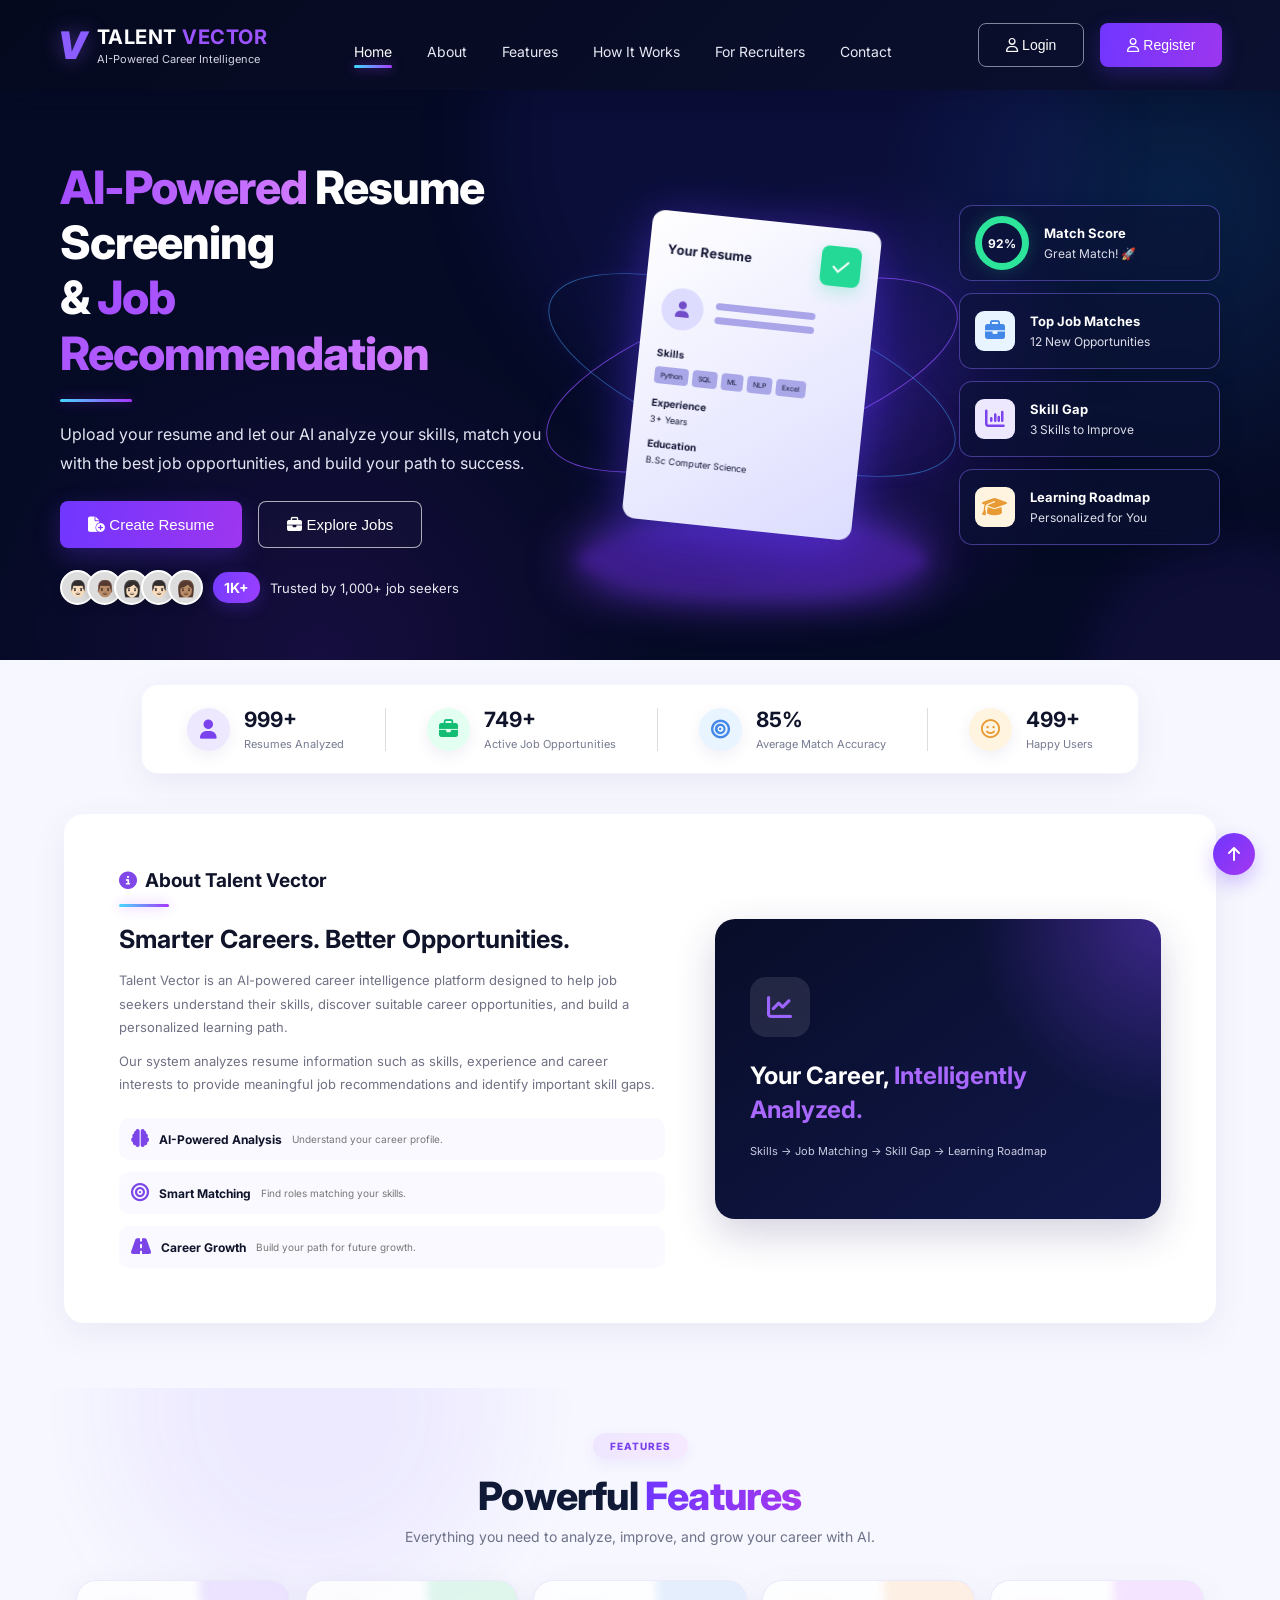
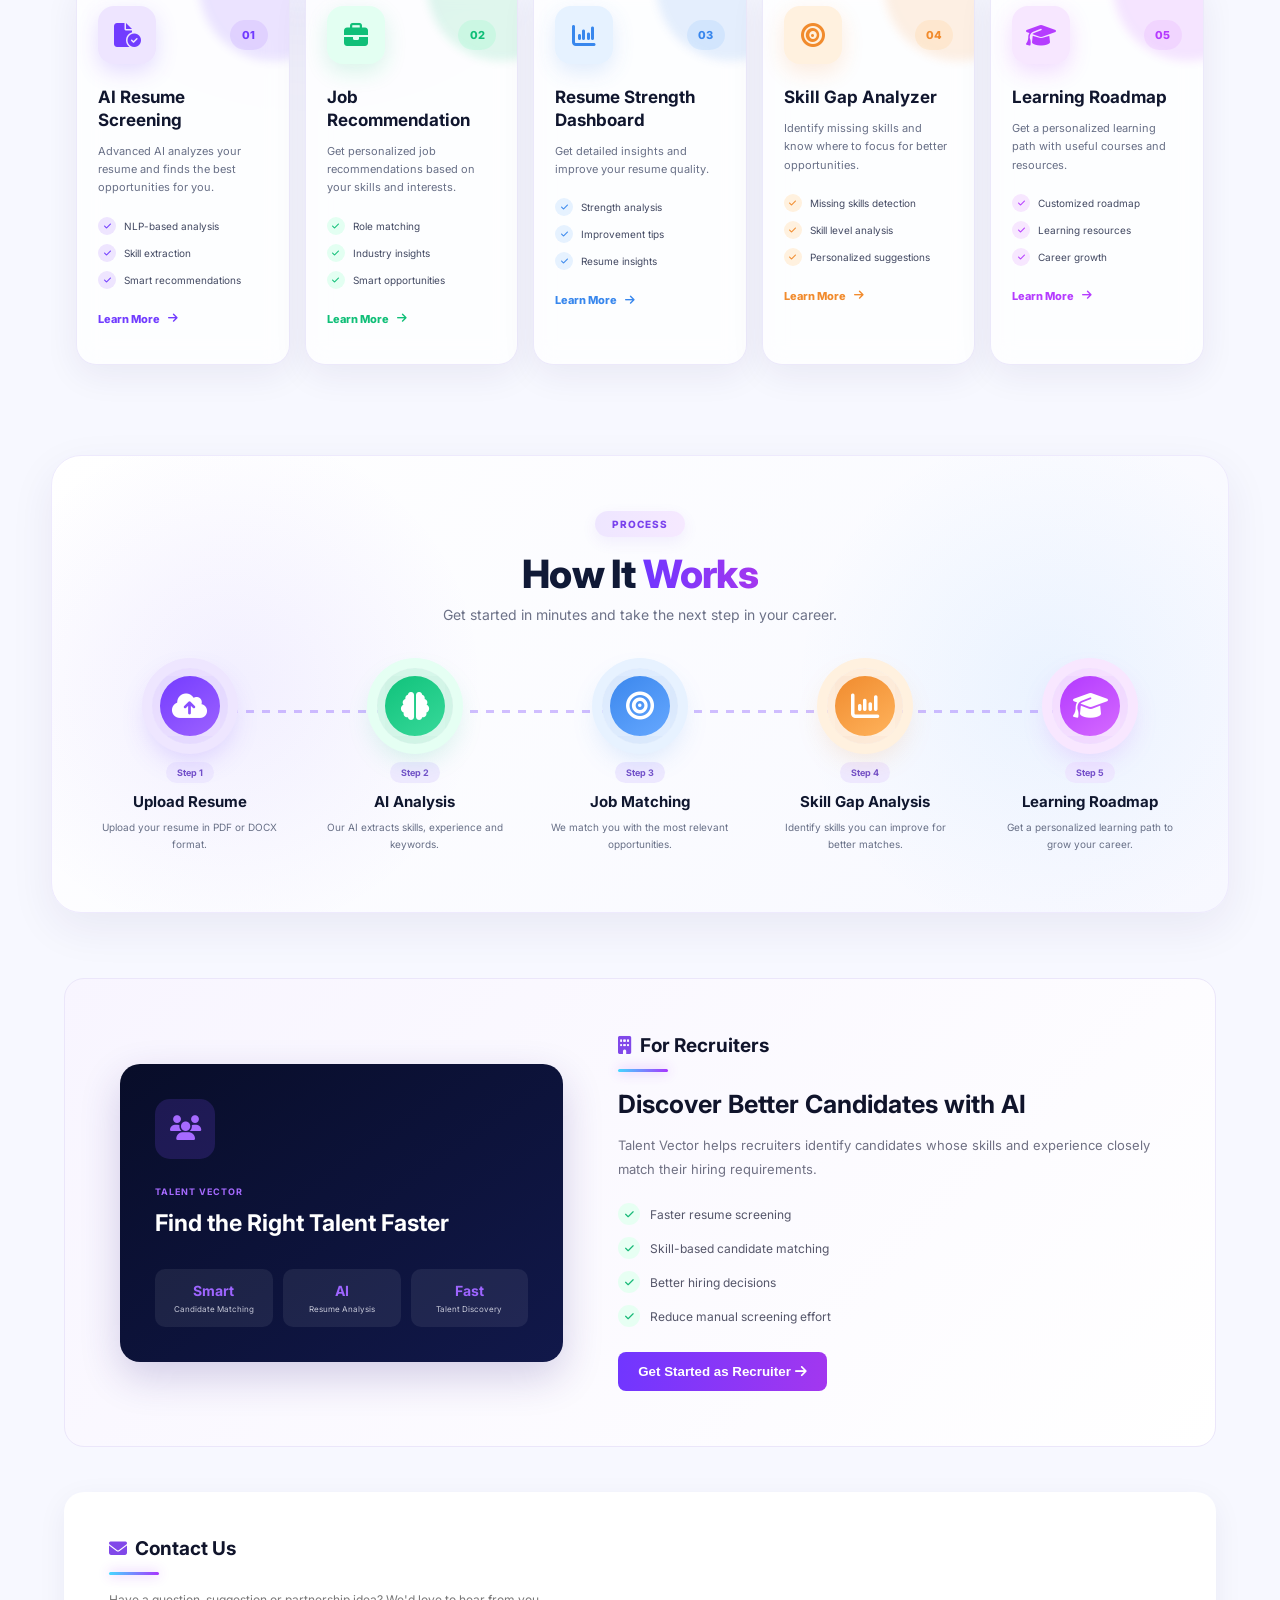
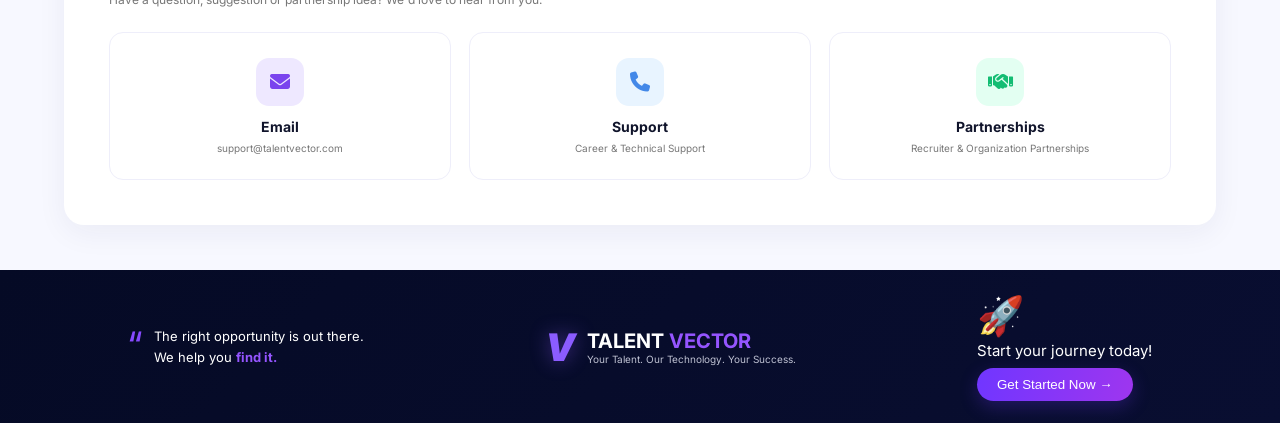
<file: index.html>
<!DOCTYPE html>
<html lang="en">

<head>
    <meta charset="UTF-8">
    <meta name="viewport" content="width=device-width, initial-scale=1.0">

    <title>Talent Vector - AI Career Intelligence</title>

    <link rel="stylesheet" href="style.css">

    <link rel="preconnect" href="https://fonts.googleapis.com">
    <link rel="preconnect" href="https://fonts.gstatic.com" crossorigin>

    <link href="https://fonts.googleapis.com/css2?family=Inter:wght@400;500;600;700;800&display=swap"
          rel="stylesheet">

    <link rel="stylesheet"
          href="https://cdnjs.cloudflare.com/ajax/libs/font-awesome/6.5.2/css/all.min.css">
</head>

<body>

<!-- =====================================================
     NAVBAR
===================================================== -->

<header class="navbar" id="top">

    <div class="logo">

        <div class="logo-icon">V</div>

        <div>
            <h2>TALENT <span>VECTOR</span></h2>
            <p>AI-Powered Career Intelligence</p>
        </div>

    </div>


    <nav>

        <a href="#home" class="active">
            Home
        </a>

        <a href="#about">
            About
        </a>

        <a href="#features">
            Features
        </a>

        <a href="#how">
            How It Works
        </a>

        <a href="#recruiters">
            For Recruiters
        </a>

        <a href="#contact">
            Contact
        </a>

    </nav>


    <div class="nav-buttons">

        <button class="login-btn"
                onclick="window.location.href='login.html'">

            <i class="fa-regular fa-user"></i>
            Login

        </button>


        <button class="register-btn"
                onclick="window.location.href='register.html'">

            <i class="fa-regular fa-user"></i>
            Register

        </button>

    </div>

</header>


<!-- =====================================================
     HOME / HERO
===================================================== -->

<section class="hero" id="home">

    <div class="hero-content">

        <h1>

            <span>AI-Powered</span>
            Resume Screening

            <br>

            & <span>Job Recommendation</span>

        </h1>


        <div class="title-line"></div>


        <p>

            Upload your resume and let our AI analyze your skills,
            match you with the best job opportunities, and
            build your path to success.

        </p>


        <div class="hero-buttons">

            <button class="primary-btn"
        onclick="window.location.href='resume-builder.html'">

            <i class="fa-solid fa-file-circle-plus"></i>

            Create Resume

            </button>


            <button class="secondary-btn"
                    onclick="window.location.href='dashboard.html'">

                <i class="fa-solid fa-briefcase"></i>

                Explore Jobs

            </button>

        </div>


        <div class="trusted">

            <div class="avatars">

                <span>👨🏻</span>
                <span>👨🏽</span>
                <span>👩🏻</span>
                <span>👨🏻</span>
                <span>👩🏽</span>

            </div>


            <div class="trusted-number">
                1K+
            </div>


            <p>
                Trusted by 1,000+ job seekers
            </p>

        </div>


        <input
            type="file"
            id="resumeInput"
            accept=".pdf,.doc,.docx"
            hidden>

    </div>



    <!-- =================================================
         RESUME VISUAL
    ================================================== -->

    <div class="resume-area">

        <div class="orbit orbit1"></div>
        <div class="orbit orbit2"></div>


        <div class="resume-card">

            <div class="resume-header">

                <strong>
                    Your Resume
                </strong>

                <div class="shield">
                    ✓
                </div>

            </div>


            <div class="profile">

                <div class="profile-icon">

                    <i class="fa-solid fa-user"></i>

                </div>


                <div class="profile-lines">

                    <span></span>
                    <span></span>

                </div>

            </div>


            <h4>
                Skills
            </h4>


            <div class="skills">

                <span>Python</span>
                <span>SQL</span>
                <span>ML</span>
                <span>NLP</span>
                <span>Excel</span>

            </div>


            <h4>
                Experience
            </h4>

            <p>
                3+ Years
            </p>


            <h4>
                Education
            </h4>

            <p>
                B.Sc Computer Science
            </p>

        </div>


        <div class="glow-circle"></div>

    </div>



    <!-- =================================================
         SCORE CARDS
    ================================================== -->

    <div class="score-cards">

        <div class="score-card">

            <div class="circle-score">

                <span>
                    92%
                </span>

            </div>


            <div>

                <h3>
                    Match Score
                </h3>

                <p>
                    Great Match! 🚀
                </p>

            </div>

        </div>


        <div class="score-card">

            <div class="card-icon blue">

                <i class="fa-solid fa-briefcase"></i>

            </div>


            <div>

                <h3>
                    Top Job Matches
                </h3>

                <p>
                    12 New Opportunities
                </p>

            </div>

        </div>


        <div class="score-card">

            <div class="card-icon purple">

                <i class="fa-solid fa-chart-column"></i>

            </div>


            <div>

                <h3>
                    Skill Gap
                </h3>

                <p>
                    3 Skills to Improve
                </p>

            </div>

        </div>


        <div class="score-card">

            <div class="card-icon orange">

                <i class="fa-solid fa-graduation-cap"></i>

            </div>


            <div>

                <h3>
                    Learning Roadmap
                </h3>

                <p>
                    Personalized for You
                </p>

            </div>

        </div>

    </div>

</section>



<!-- =====================================================
     STATISTICS
===================================================== -->

<section class="stats">

    <div class="stat">

        <div class="stat-icon purple">
            <i class="fa-solid fa-user"></i>
        </div>

        <div>

            <h2>
                1,000+
            </h2>

            <p>
                Resumes Analyzed
            </p>

        </div>

    </div>


    <div class="divider"></div>


    <div class="stat">

        <div class="stat-icon green">
            <i class="fa-solid fa-briefcase"></i>
        </div>

        <div>

            <h2>
                750+
            </h2>

            <p>
                Active Job Opportunities
            </p>

        </div>

    </div>


    <div class="divider"></div>


    <div class="stat">

        <div class="stat-icon blue">
            <i class="fa-solid fa-bullseye"></i>
        </div>

        <div>

            <h2>
                85%
            </h2>

            <p>
                Average Match Accuracy
            </p>

        </div>

    </div>


    <div class="divider"></div>


    <div class="stat">

        <div class="stat-icon orange">
            <i class="fa-regular fa-face-smile"></i>
        </div>

        <div>

            <h2>
                500+
            </h2>

            <p>
                Happy Users
            </p>

        </div>

    </div>

</section>



<!-- =====================================================
     ABOUT
===================================================== -->

<section class="about-section" id="about">

    <div class="about-content">

        <div class="section-heading">

            <i class="fa-solid fa-circle-info"></i>

            <h2>
                About Talent Vector
            </h2>

        </div>


        <div class="heading-line"></div>


        <h3>
            Smarter Careers. Better Opportunities.
        </h3>


        <p>
            Talent Vector is an AI-powered career intelligence
            platform designed to help job seekers understand
            their skills, discover suitable career opportunities,
            and build a personalized learning path.
        </p>


        <p>
            Our system analyzes resume information such as
            skills, experience and career interests to provide
            meaningful job recommendations and identify
            important skill gaps.
        </p>


        <div class="about-highlights">

            <div>

                <i class="fa-solid fa-brain"></i>

                <strong>
                    AI-Powered Analysis
                </strong>

                <span>
                    Understand your career profile.
                </span>

            </div>


            <div>

                <i class="fa-solid fa-bullseye"></i>

                <strong>
                    Smart Matching
                </strong>

                <span>
                    Find roles matching your skills.
                </span>

            </div>


            <div>

                <i class="fa-solid fa-road"></i>

                <strong>
                    Career Growth
                </strong>

                <span>
                    Build your path for future growth.
                </span>

            </div>

        </div>

    </div>


    <div class="about-visual">

        <div class="about-box">

            <div class="about-icon">
                <i class="fa-solid fa-chart-line"></i>
            </div>

            <h3>
                Your Career,
                <span>Intelligently Analyzed.</span>
            </h3>

            <p>
                Skills → Job Matching → Skill Gap →
                Learning Roadmap
            </p>

        </div>

    </div>

</section>



<!-- =====================================================
     POWERFUL FEATURES
===================================================== -->

<section class="premium-features" id="features">

    <div class="premium-heading">

        <span class="section-pill">
            FEATURES
        </span>

        <h2>
            Powerful <span>Features</span>
        </h2>

        <p>
            Everything you need to analyze, improve,
            and grow your career with AI.
        </p>

    </div>


    <div class="premium-feature-grid">


        <!-- FEATURE 01 -->

        <div class="premium-feature-card feature-purple">

            <div class="feature-top">

                <div class="premium-feature-icon">
                    <i class="fa-solid fa-file-circle-check"></i>
                </div>

                <span class="feature-number">
                    01
                </span>

            </div>


            <h3>
                AI Resume Screening
            </h3>


            <p>
                Advanced AI analyzes your resume
                and finds the best opportunities for you.
            </p>


            <div class="feature-checks">

                <span>
                    <i class="fa-solid fa-check"></i>
                    NLP-based analysis
                </span>

                <span>
                    <i class="fa-solid fa-check"></i>
                    Skill extraction
                </span>

                <span>
                    <i class="fa-solid fa-check"></i>
                    Smart recommendations
                </span>

            </div>


            <a href="#how">
                Learn More
                <i class="fa-solid fa-arrow-right"></i>
            </a>

        </div>



        <!-- FEATURE 02 -->

        <div class="premium-feature-card feature-green">

            <div class="feature-top">

                <div class="premium-feature-icon">
                    <i class="fa-solid fa-briefcase"></i>
                </div>

                <span class="feature-number">
                    02
                </span>

            </div>


            <h3>
                Job Recommendation
            </h3>


            <p>
                Get personalized job recommendations
                based on your skills and interests.
            </p>


            <div class="feature-checks">

                <span>
                    <i class="fa-solid fa-check"></i>
                    Role matching
                </span>

                <span>
                    <i class="fa-solid fa-check"></i>
                    Industry insights
                </span>

                <span>
                    <i class="fa-solid fa-check"></i>
                    Smart opportunities
                </span>

            </div>


            <a href="#how">
                Learn More
                <i class="fa-solid fa-arrow-right"></i>
            </a>

        </div>



        <!-- FEATURE 03 -->

        <div class="premium-feature-card feature-blue">

            <div class="feature-top">

                <div class="premium-feature-icon">
                    <i class="fa-solid fa-chart-column"></i>
                </div>

                <span class="feature-number">
                    03
                </span>

            </div>


            <h3>
                Resume Strength Dashboard
            </h3>


            <p>
                Get detailed insights and improve
                your resume quality.
            </p>


            <div class="feature-checks">

                <span>
                    <i class="fa-solid fa-check"></i>
                    Strength analysis
                </span>

                <span>
                    <i class="fa-solid fa-check"></i>
                    Improvement tips
                </span>

                <span>
                    <i class="fa-solid fa-check"></i>
                    Resume insights
                </span>

            </div>


            <a href="#how">
                Learn More
                <i class="fa-solid fa-arrow-right"></i>
            </a>

        </div>



        <!-- FEATURE 04 -->

        <div class="premium-feature-card feature-orange">

            <div class="feature-top">

                <div class="premium-feature-icon">
                    <i class="fa-solid fa-bullseye"></i>
                </div>

                <span class="feature-number">
                    04
                </span>

            </div>


            <h3>
                Skill Gap Analyzer
            </h3>


            <p>
                Identify missing skills and know
                where to focus for better opportunities.
            </p>


            <div class="feature-checks">

                <span>
                    <i class="fa-solid fa-check"></i>
                    Missing skills detection
                </span>

                <span>
                    <i class="fa-solid fa-check"></i>
                    Skill level analysis
                </span>

                <span>
                    <i class="fa-solid fa-check"></i>
                    Personalized suggestions
                </span>

            </div>


            <a href="#how">
                Learn More
                <i class="fa-solid fa-arrow-right"></i>
            </a>

        </div>



        <!-- FEATURE 05 -->

        <div class="premium-feature-card feature-pink">

            <div class="feature-top">

                <div class="premium-feature-icon">
                    <i class="fa-solid fa-graduation-cap"></i>
                </div>

                <span class="feature-number">
                    05
                </span>

            </div>


            <h3>
                Learning Roadmap
            </h3>


            <p>
                Get a personalized learning path
                with useful courses and resources.
            </p>


            <div class="feature-checks">

                <span>
                    <i class="fa-solid fa-check"></i>
                    Customized roadmap
                </span>

                <span>
                    <i class="fa-solid fa-check"></i>
                    Learning resources
                </span>

                <span>
                    <i class="fa-solid fa-check"></i>
                    Career growth
                </span>

            </div>


            <a href="#how">
                Learn More
                <i class="fa-solid fa-arrow-right"></i>
            </a>

        </div>

    </div>

</section>



<!-- =====================================================
     HOW IT WORKS
===================================================== -->

<section class="premium-how" id="how">

    <div class="premium-heading">

        <span class="section-pill">
            PROCESS
        </span>

        <h2>
            How It <span>Works</span>
        </h2>

        <p>
            Get started in minutes and take the next
            step in your career.
        </p>

    </div>


    <div class="process-wrapper">

        <div class="process-line"></div>


        <!-- STEP 1 -->

        <div class="process-step">

            <div class="process-icon process-purple">

                <i class="fa-solid fa-cloud-arrow-up"></i>

            </div>

            <span class="process-number">
                Step 1
            </span>

            <h3>
                Upload Resume
            </h3>

            <p>
                Upload your resume in PDF
                or DOCX format.
            </p>

        </div>



        <!-- STEP 2 -->

        <div class="process-step">

            <div class="process-icon process-green">

                <i class="fa-solid fa-brain"></i>

            </div>

            <span class="process-number">
                Step 2
            </span>

            <h3>
                AI Analysis
            </h3>

            <p>
                Our AI extracts skills,
                experience and keywords.
            </p>

        </div>



        <!-- STEP 3 -->

        <div class="process-step">

            <div class="process-icon process-blue">

                <i class="fa-solid fa-bullseye"></i>

            </div>

            <span class="process-number">
                Step 3
            </span>

            <h3>
                Job Matching
            </h3>

            <p>
                We match you with the most
                relevant opportunities.
            </p>

        </div>



        <!-- STEP 4 -->

        <div class="process-step">

            <div class="process-icon process-orange">

                <i class="fa-solid fa-chart-column"></i>

            </div>

            <span class="process-number">
                Step 4
            </span>

            <h3>
                Skill Gap Analysis
            </h3>

            <p>
                Identify skills you can improve
                for better matches.
            </p>

        </div>



        <!-- STEP 5 -->

        <div class="process-step">

            <div class="process-icon process-pink">

                <i class="fa-solid fa-graduation-cap"></i>

            </div>

            <span class="process-number">
                Step 5
            </span>

            <h3>
                Learning Roadmap
            </h3>

            <p>
                Get a personalized learning
                path to grow your career.
            </p>

        </div>

    </div>

</section>



<!-- =====================================================
     FOR RECRUITERS
===================================================== -->

<section class="recruiter-section" id="recruiters">

    <div class="recruiter-visual">

        <div class="recruiter-card">

            <div class="recruiter-icon">

                <i class="fa-solid fa-users"></i>

            </div>


            <div>

                <span>
                    TALENT VECTOR
                </span>

                <h3>
                    Find the Right Talent Faster
                </h3>

            </div>


            <div class="recruiter-stats">

                <div>
                    <strong>Smart</strong>
                    <small>Candidate Matching</small>
                </div>

                <div>
                    <strong>AI</strong>
                    <small>Resume Analysis</small>
                </div>

                <div>
                    <strong>Fast</strong>
                    <small>Talent Discovery</small>
                </div>

            </div>

        </div>

    </div>


    <div class="recruiter-content">

        <div class="section-heading">

            <i class="fa-solid fa-building"></i>

            <h2>
                For Recruiters
            </h2>

        </div>


        <div class="heading-line"></div>


        <h3>
            Discover Better Candidates with AI
        </h3>


        <p>
            Talent Vector helps recruiters identify candidates
            whose skills and experience closely match their
            hiring requirements.
        </p>


        <div class="recruiter-points">

            <div>

                <i class="fa-solid fa-check"></i>

                <span>
                    Faster resume screening
                </span>

            </div>


            <div>

                <i class="fa-solid fa-check"></i>

                <span>
                    Skill-based candidate matching
                </span>

            </div>


            <div>

                <i class="fa-solid fa-check"></i>

                <span>
                    Better hiring decisions
                </span>

            </div>


            <div>

                <i class="fa-solid fa-check"></i>

                <span>
                    Reduce manual screening effort
                </span>

            </div>

        </div>


        <button class="recruiter-btn"
                onclick="window.location.href='register.html'">

            Get Started as Recruiter

            <i class="fa-solid fa-arrow-right"></i>

        </button>

    </div>

</section>



<!-- =====================================================
     CONTACT
===================================================== -->

<section class="contact-section" id="contact">

    <div class="contact-heading">

        <div class="section-heading">

            <i class="fa-solid fa-envelope"></i>

            <h2>
                Contact Us
            </h2>

        </div>


        <div class="heading-line"></div>


        <p>
            Have a question, suggestion or partnership idea?
            We'd love to hear from you.
        </p>

    </div>


    <div class="contact-grid">

        <div class="contact-card">

            <div class="contact-icon purple">

                <i class="fa-solid fa-envelope"></i>

            </div>

            <h3>
                Email
            </h3>

            <p>
                support@talentvector.com
            </p>

        </div>


        <div class="contact-card">

            <div class="contact-icon blue">

                <i class="fa-solid fa-phone"></i>

            </div>

            <h3>
                Support
            </h3>

            <p>
                Career & Technical Support
            </p>

        </div>


        <div class="contact-card">

            <div class="contact-icon green">

                <i class="fa-solid fa-handshake"></i>

            </div>

            <h3>
                Partnerships
            </h3>

            <p>
                Recruiter & Organization Partnerships
            </p>

        </div>

    </div>

</section>



<!-- =====================================================
     FOOTER
===================================================== -->

<footer>

    <div class="quote">

        <span>
            “
        </span>

        <p>

            The right opportunity is out there.
            <br>

            We help you <strong>find it.</strong>

        </p>

    </div>


    <div class="footer-logo">

        <div class="logo-icon">
            V
        </div>

        <div>

            <h2>
                TALENT <span>VECTOR</span>
            </h2>

            <p>
                Your Talent. Our Technology. Your Success.
            </p>

        </div>

    </div>


    <div class="start">

        <div class="rocket">
            🚀
        </div>

        <div>

            <p>
                Start your journey today!
            </p>

            <button onclick="window.location.href='register.html'">
                Get Started Now →
            </button>

        </div>

    </div>

</footer>



<!-- =====================================================
     BACK TO TOP
===================================================== -->

<a href="#top"
   class="back-to-top">

    <i class="fa-solid fa-arrow-up"></i>

</a>



<script src="script.js"></script>

</body>
</html>
</file>
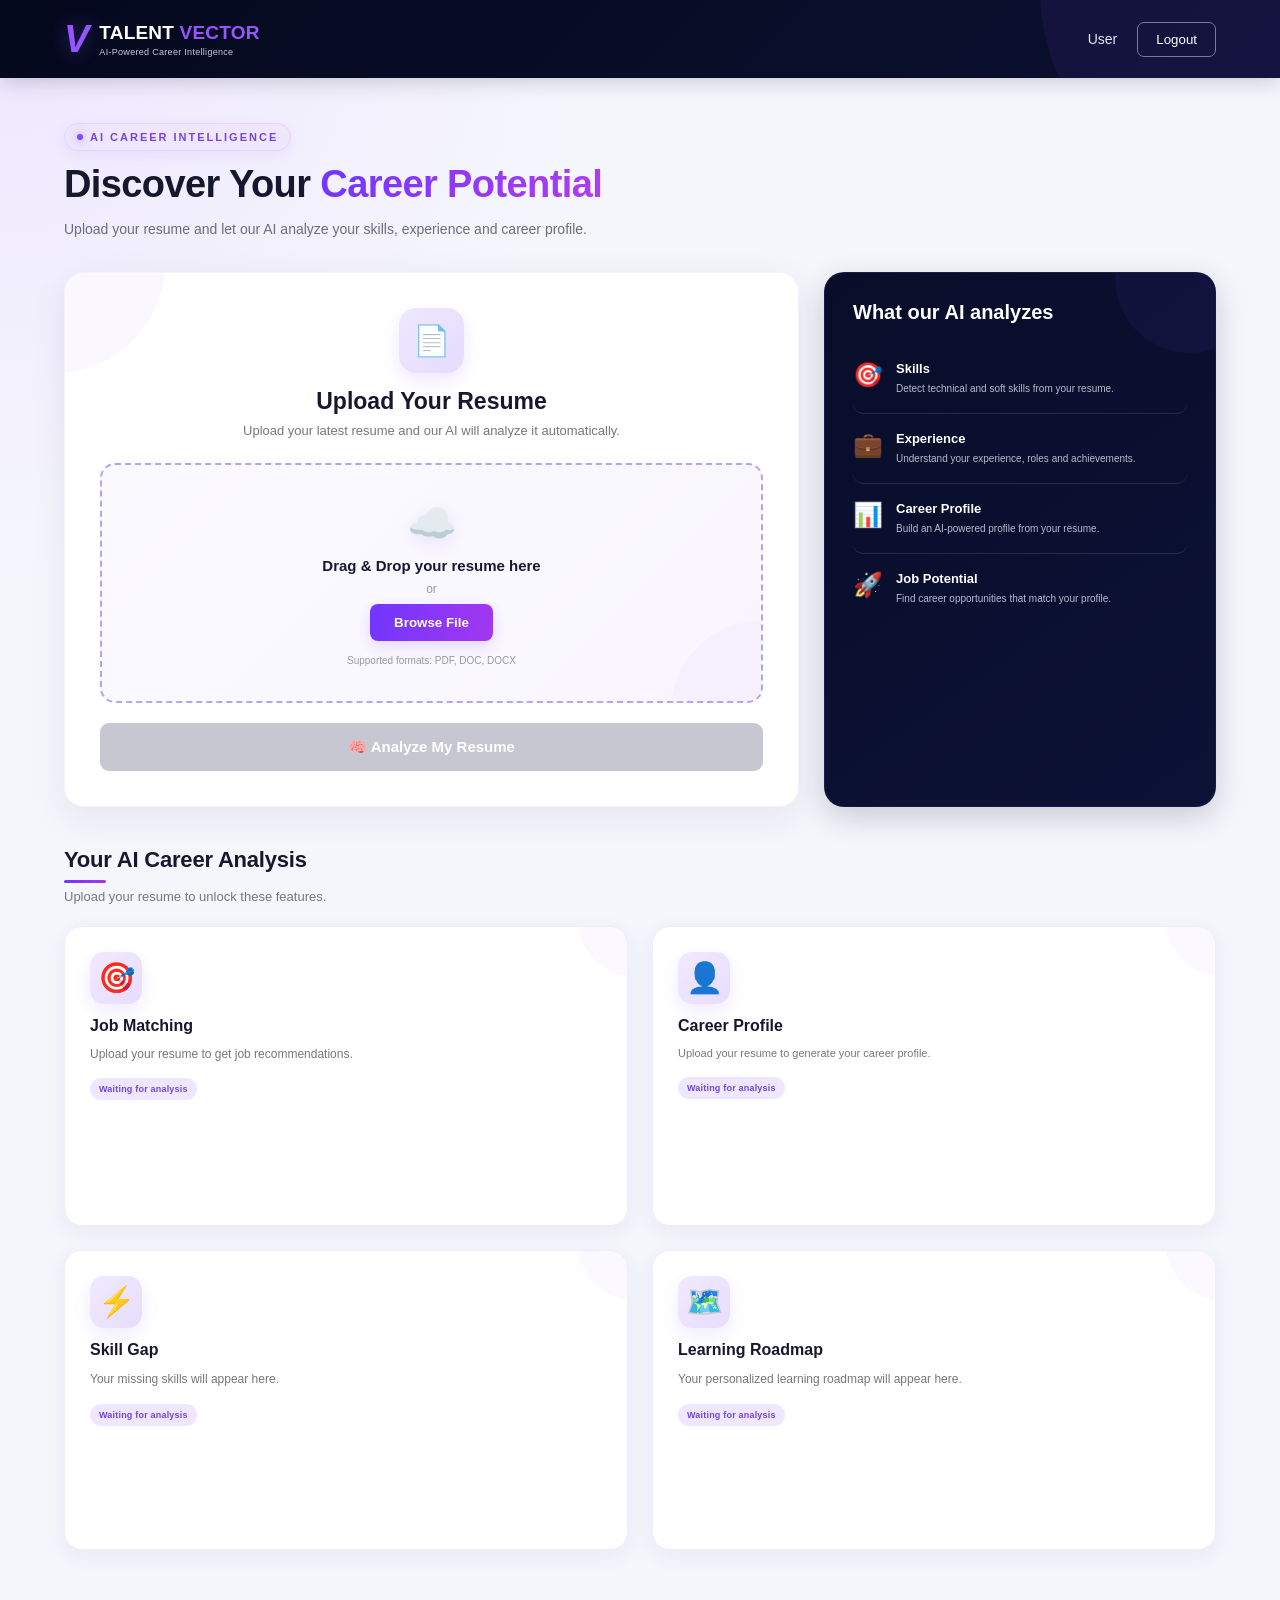
<file: dashboard.html>
<!DOCTYPE html>
<html lang="en">
<head>
    <meta charset="UTF-8">
    <meta name="viewport" content="width=device-width, initial-scale=1.0">

    <title>AI Resume Analyzer | Talent Vector</title>

    <link rel="stylesheet" href="dashboard.css">
</head>

<body>

<header class="topbar">

    <!-- Logo → Home -->

    <a href="index.html" class="brand">

        <div class="brand-icon">V</div>

        <div>
            <h2>TALENT <span>VECTOR</span></h2>
            <p>AI-Powered Career Intelligence</p>
        </div>

    </a>


    <div class="user-area">

        <span id="userName">
            User
        </span>

        <button onclick="logout()">
            Logout
        </button>

    </div>

</header>


<main class="dashboard">

    <section class="welcome">

        <div>

            <p class="small-title">
                AI CAREER INTELLIGENCE
            </p>

            <h1>
                Discover Your
                <span>Career Potential</span>
            </h1>

            <p>
                Upload your resume and let our AI analyze your
                skills, experience and career profile.
            </p>

        </div>

    </section>


    <!-- Upload -->

    <section class="upload-section">

        <div class="upload-card">

            <div class="upload-icon">
                📄
            </div>

            <h2>
                Upload Your Resume
            </h2>

            <p>
                Upload your latest resume and our AI will
                analyze it automatically.
            </p>


            <div
                class="upload-box"
                id="dropArea">

                <div class="cloud">
                    ☁️
                </div>

                <h3>
                    Drag & Drop your resume here
                </h3>

                <p>
                    or
                </p>

                <button
                    class="browse-btn"
                    onclick="document.getElementById('resumeFile').click()">

                    Browse File

                </button>

                <input
                    type="file"
                    id="resumeFile"
                    accept=".pdf,.doc,.docx"
                    hidden
                >

                <small>
                    Supported formats: PDF, DOC, DOCX
                </small>

            </div>


            <div
                id="fileInfo"
                class="file-info hidden">

                <div class="file-icon">
                    📄
                </div>

                <div class="file-details">

                    <strong id="fileName"></strong>

                    <span id="fileSize"></span>

                </div>

                <button
                    class="remove-btn"
                    onclick="removeFile()">

                    ×

                </button>

            </div>


            <button
                id="analyzeBtn"
                class="analyze-btn"
                onclick="startAnalysis()"
                disabled>

                🧠 Analyze My Resume

            </button>

        </div>


        <!-- AI Information -->

        <div class="info-card">

            <h2>
                What our AI analyzes
            </h2>


            <div class="info-item">

                <div>
                    🎯
                </div>

                <div>

                    <h3>
                        Skills
                    </h3>

                    <p>
                        Detect technical and soft skills
                        from your resume.
                    </p>

                </div>

            </div>


            <div class="info-item">

                <div>
                    💼
                </div>

                <div>

                    <h3>
                        Experience
                    </h3>

                    <p>
                        Understand your experience,
                        roles and achievements.
                    </p>

                </div>

            </div>


            <div class="info-item">

                <div>
                    📊
                </div>

                <div>

                    <h3>
                        Career Profile
                    </h3>

                    <p>
                        Build an AI-powered profile
                        from your resume.
                    </p>

                </div>

            </div>


            <div class="info-item">

                <div>
                    🚀
                </div>

                <div>

                    <h3>
                        Job Potential
                    </h3>

                    <p>
                        Find career opportunities
                        that match your profile.
                    </p>

                </div>

            </div>

        </div>

    </section>


    <!-- AI Career Analysis -->

    <section class="future-section">

        <h2>
            Your AI Career Analysis
        </h2>

        <p>
            Upload your resume to unlock these features.
        </p>


        <div class="future-grid">


            <!-- Job Matching -->

            <div class="future-card">

                <div>
                    🎯
                </div>

                <h3>
                    Job Matching
                </h3>

                <p id="jobMatchingResult">
                    Upload your resume to get job recommendations.
                </p>

                <span id="jobMatchingStatus">
                    Waiting for analysis
                </span>

            </div>


            <!-- Skill Gap -->

            <div class="future-card">

                <div>
                    ⚡
                </div>

                <h3>
                    Skill Gap
                </h3>

                <p id="skillGapResult">
                    Your missing skills will appear here.
                </p>

                <span id="skillGapStatus">
                    Waiting for analysis
                </span>

            </div>


            <!-- Learning Roadmap -->

            <div class="future-card">

                <div>
                    🗺️
                </div>

                <h3>
                    Learning Roadmap
                </h3>

                <p id="learningRoadmapResult">
                    Your personalized learning roadmap
                    will appear here.
                </p>

                <span id="learningRoadmapStatus">
                    Waiting for analysis
                </span>

            </div>


            <!-- Career Profile -->

            <div class="future-card">

                <div>
                    👤
                </div>

                <h3>
                    Career Profile
                </h3>

                <p id="careerProfileResult">
                    Upload your resume to generate
                    your career profile.
                </p>

                <span id="careerProfileStatus">
                    Waiting for analysis
                </span>

            </div>

        </div>

    </section>

</main>


<script src="dashboard.js"></script>

</body>
</html>
</file>
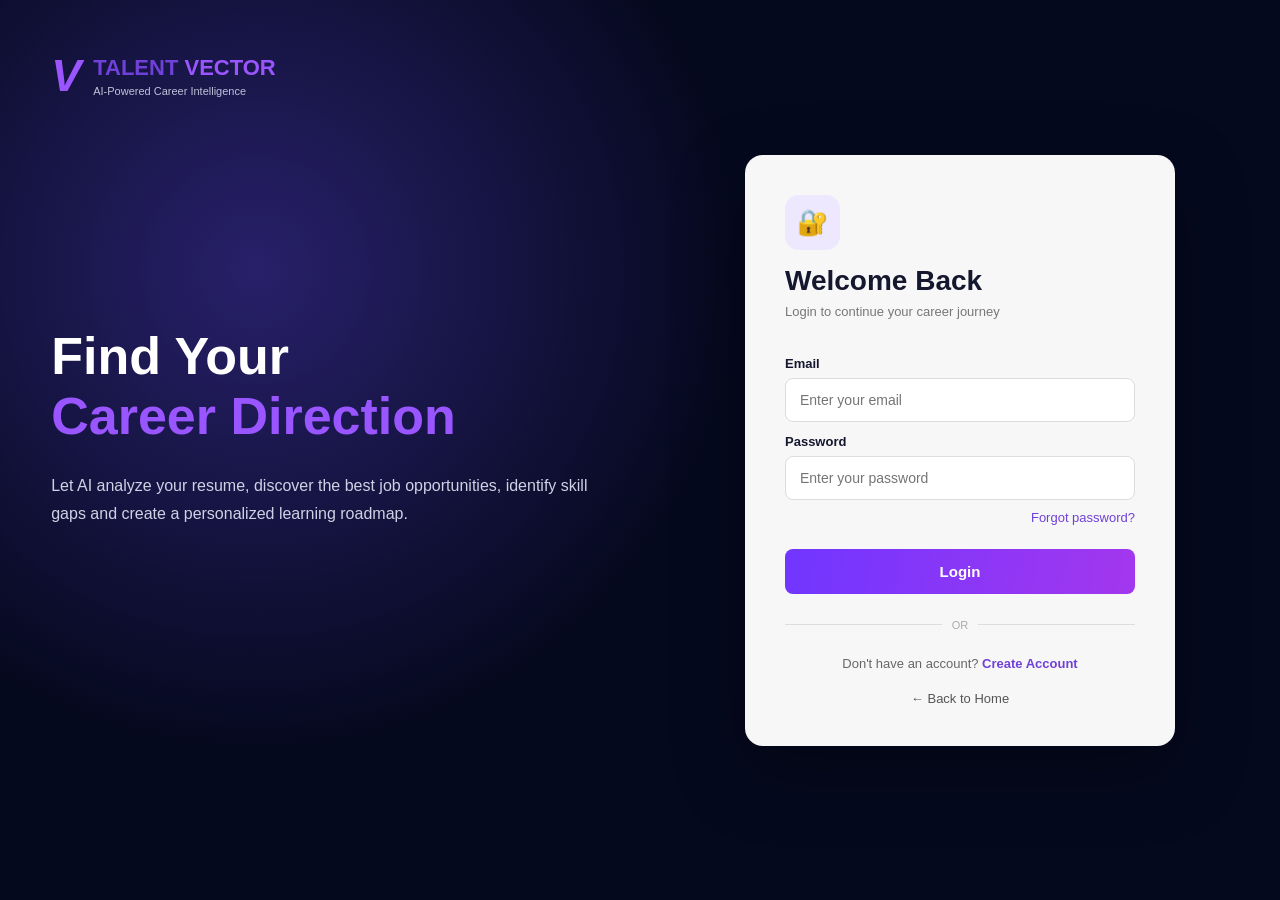
<file: login.html>
<!DOCTYPE html>
<html lang="en">
<head>

    <meta charset="UTF-8">

    <meta name="viewport"
          content="width=device-width, initial-scale=1.0">

    <title>Login | Talent Vector</title>

    <link rel="stylesheet" href="auth.css">

</head>

<body>

<div class="auth-container">

    <div class="auth-left">

        <!-- Logo → Home -->

        <a href="index.html" class="brand">

            <div class="brand-icon">V</div>

            <div>
                <h2>TALENT <span>VECTOR</span></h2>
                <p>AI-Powered Career Intelligence</p>
            </div>

        </a>


        <div class="left-content">

            <h1>
                Find Your<br>
                <span>Career Direction</span>
            </h1>

            <p>
                Let AI analyze your resume, discover the best
                job opportunities, identify skill gaps and create
                a personalized learning roadmap.
            </p>

        </div>

    </div>


    <div class="auth-right">

        <div class="auth-card">

            <div class="auth-icon">
                🔐
            </div>

            <h1>Welcome Back</h1>

            <p class="subtitle">
                Login to continue your career journey
            </p>


            <form id="loginForm">

                <label>Email</label>

                <input
                    type="email"
                    id="loginEmail"
                    placeholder="Enter your email"
                    required
                >


                <label>Password</label>

                <input
                    type="password"
                    id="loginPassword"
                    placeholder="Enter your password"
                    required
                >


                <div class="forgot">

                    <a href="#">
                        Forgot password?
                    </a>

                </div>


                <button type="submit">
                    Login
                </button>

            </form>


            <div class="separator">
                <span>OR</span>
            </div>


            <p class="account-text">

                Don't have an account?

                <a href="register.html">
                    Create Account
                </a>

            </p>


            <a href="index.html" class="back-home">
                ← Back to Home
            </a>

        </div>

    </div>

</div>


<script>

document
.getElementById("loginForm")
.addEventListener("submit", function(e) {

    e.preventDefault();

    const email =
        document.getElementById("loginEmail").value;

    const password =
        document.getElementById("loginPassword").value;


    const savedUser =
        JSON.parse(
            localStorage.getItem("talentVectorUser")
        );


    if (!savedUser) {

        alert(
            "No account found. Please register first."
        );

        window.location.href =
            "register.html";

        return;
    }


    if (
        email === savedUser.email &&
        password === savedUser.password
    ) {

        localStorage.setItem(
            "talentVectorLoggedIn",
            "true"
        );


        alert(
            "Login successful!"
        );


        window.location.href =
            "dashboard.html";

    } else {

        alert(
            "Incorrect email or password."
        );

    }

});

</script>

</body>
</html>
</file>
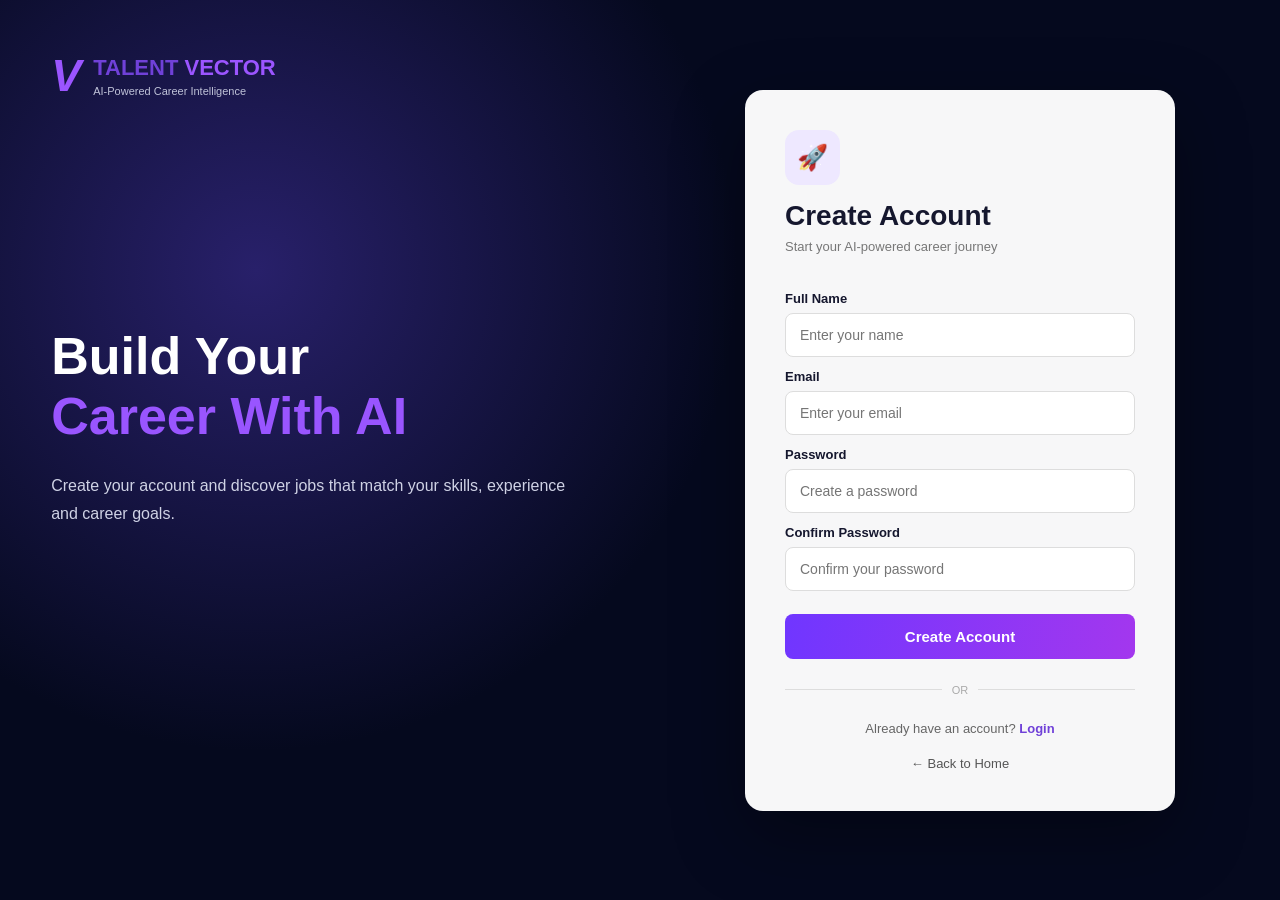
<file: register.html>
<!DOCTYPE html>
<html lang="en">
<head>

    <meta charset="UTF-8">

    <meta name="viewport"
          content="width=device-width, initial-scale=1.0">

    <title>Register | Talent Vector</title>

    <link rel="stylesheet" href="auth.css">

</head>

<body>

<div class="auth-container">

    <div class="auth-left">

        <a href="index.html" class="brand">

            <div class="brand-icon">V</div>

            <div>
                <h2>TALENT <span>VECTOR</span></h2>
                <p>AI-Powered Career Intelligence</p>
            </div>

        </a>


        <div class="left-content">

            <h1>
                Build Your<br>
                <span>Career With AI</span>
            </h1>

            <p>
                Create your account and discover jobs that
                match your skills, experience and career goals.
            </p>

        </div>

    </div>


    <div class="auth-right">

        <div class="auth-card">

            <div class="auth-icon">
                🚀
            </div>

            <h1>Create Account</h1>

            <p class="subtitle">
                Start your AI-powered career journey
            </p>


            <form id="registerForm">

                <label>Full Name</label>

                <input
                    type="text"
                    id="name"
                    placeholder="Enter your name"
                    required
                >


                <label>Email</label>

                <input
                    type="email"
                    id="email"
                    placeholder="Enter your email"
                    required
                >


                <label>Password</label>

                <input
                    type="password"
                    id="password"
                    placeholder="Create a password"
                    minlength="6"
                    required
                >


                <label>Confirm Password</label>

                <input
                    type="password"
                    id="confirmPassword"
                    placeholder="Confirm your password"
                    minlength="6"
                    required
                >


                <button type="submit">
                    Create Account
                </button>

            </form>


            <div class="separator">
                <span>OR</span>
            </div>


            <p class="account-text">

                Already have an account?

                <a href="login.html">
                    Login
                </a>

            </p>


            <a href="index.html" class="back-home">
                ← Back to Home
            </a>

        </div>

    </div>

</div>


<script>

document
.getElementById("registerForm")
.addEventListener("submit", function(e) {

    e.preventDefault();

    const name =
        document.getElementById("name").value.trim();

    const email =
        document.getElementById("email").value.trim();

    const password =
        document.getElementById("password").value;

    const confirmPassword =
        document.getElementById("confirmPassword").value;


    if (password !== confirmPassword) {

        alert("Passwords do not match!");

        return;
    }


    const user = {

        name: name,
        email: email,
        password: password

    };


    localStorage.setItem(
        "talentVectorUser",
        JSON.stringify(user)
    );


    alert(
        "Account created successfully!"
    );


    window.location.href = "login.html";

});

</script>

</body>
</html>
</file>
<file: style.css>
* {
    margin: 0;
    padding: 0;
    box-sizing: border-box;
}

html {
    scroll-behavior: smooth;
}

body {
    font-family: "Inter", Arial, sans-serif;
    background: #f7f8ff;
    color: #10142b;
    overflow-x: hidden;
}

/* =========================
   NAVBAR
========================= */

.navbar {
    height: 90px;
    padding: 0 4.5%;
    background: linear-gradient(135deg, #05091e, #0b1030);
    display: flex;
    align-items: center;
    justify-content: space-between;
    color: white;
    position: relative;
    z-index: 50;
    box-shadow: 0 5px 25px rgba(5, 9, 30, .18);
}

.logo {
    display: flex;
    align-items: center;
    gap: 10px;
}

.logo-icon {
    font-size: 38px;
    font-weight: 900;
    font-style: italic;
    color: #8b5cff;
    text-shadow: 0 0 20px rgba(139, 92, 255, .45);
}

.logo h2 {
    font-size: 20px;
    letter-spacing: .5px;
}

.logo h2 span {
    color: #9b54ff;
}

.logo p {
    font-size: 11px;
    color: #d3d5e4;
    margin-top: 3px;
}

nav {
    display: flex;
    gap: 35px;
}

nav a {
    color: #e8e9f5;
    text-decoration: none;
    font-size: 14px;
    padding: 34px 0 22px;
    position: relative;
    transition: .25s ease;
}

nav a:hover {
    color: white;
}

nav a.active {
    color: white;
}

nav a.active::after {
    content: "";
    position: absolute;
    left: 0;
    right: 0;
    bottom: 14px;
    height: 3px;
    background: linear-gradient(90deg, #3ddcff, #a53cff);
    border-radius: 5px;
    box-shadow: 0 0 12px rgba(165, 60, 255, .7);
}

.nav-buttons {
    display: flex;
    gap: 16px;
}

.login-btn,
.register-btn {
    padding: 13px 27px;
    border-radius: 8px;
    font-size: 14px;
    cursor: pointer;
    transition: .25s ease;
}

.login-btn {
    background: transparent;
    color: white;
    border: 1px solid #81849b;
}

.login-btn:hover {
    border-color: #a98aff;
    background: rgba(255,255,255,.06);
    transform: translateY(-2px);
}

.register-btn {
    border: none;
    color: white;
    background: linear-gradient(100deg, #7136ff, #9c36ef);
    box-shadow: 0 7px 20px rgba(113,54,255,.25);
}

.register-btn:hover {
    transform: translateY(-2px);
    box-shadow: 0 10px 27px rgba(113,54,255,.38);
}

/* =========================
   HERO
========================= */

.hero {
    min-height: 475px;
    padding: 55px 4.7%;
    display: grid;
    grid-template-columns: 1.3fr .95fr .7fr;
    gap: 30px;
    position: relative;
    overflow: hidden;
    background:
        radial-gradient(circle at 68% 55%, rgba(105, 45, 255, .27), transparent 25%),
        radial-gradient(circle at 92% 20%, rgba(30, 150, 255, .16), transparent 24%),
        radial-gradient(circle at 25% 100%, rgba(145, 40, 255, .12), transparent 30%),
        #050a25;
    color: white;
}

/* Background glow */

.hero::before {
    content: "";
    position: absolute;
    width: 600px;
    height: 600px;
    left: 38%;
    top: -250px;
    border-radius: 50%;
    background: rgba(73, 55, 255, .09);
    filter: blur(35px);
    pointer-events: none;
}

.hero::after {
    content: "";
    position: absolute;
    width: 300px;
    height: 300px;
    right: -100px;
    bottom: -180px;
    border-radius: 50%;
    background: #743cff;
    opacity: .08;
    filter: blur(20px);
    pointer-events: none;
}

.hero-content {
    z-index: 2;
    position: relative;
    padding-top: 15px;
}

.hero h1 {
    font-size: 46px;
    line-height: 1.2;
    font-weight: 800;
    letter-spacing: -1px;
}

.hero h1 span {
    background: linear-gradient(90deg, #a34dff, #d17aff);
    -webkit-background-clip: text;
    background-clip: text;
    color: transparent;
}

.title-line,
.heading-line {
    width: 72px;
    height: 3px;
    margin: 18px 0;
    background: linear-gradient(90deg, #45d8ff, #a735ff);
    border-radius: 20px;
    box-shadow: 0 0 12px rgba(167,53,255,.45);
}

.hero-content > p {
    max-width: 500px;
    color: #e3e5f3;
    font-size: 16px;
    line-height: 1.8;
}

/* =========================
   HERO BUTTONS
========================= */

.hero-buttons {
    display: flex;
    gap: 16px;
    margin-top: 24px;
}

.primary-btn,
.secondary-btn {
    padding: 14px 28px;
    border-radius: 8px;
    font-size: 15px;
    cursor: pointer;
    transition: .25s ease;
}

.primary-btn {
    border: none;
    color: white;
    background: linear-gradient(100deg, #7036ff, #9e36ef);
    box-shadow: 0 8px 25px rgba(112,54,255,.28);
}

.primary-btn:hover {
    transform: translateY(-3px);
    box-shadow: 0 12px 30px rgba(112,54,255,.4);
}

.secondary-btn {
    background: rgba(255,255,255,.02);
    color: white;
    border: 1px solid rgba(255,255,255,.65);
}

.secondary-btn:hover {
    background: rgba(255,255,255,.08);
    border-color: #a98aff;
    transform: translateY(-3px);
}

/* =========================
   TRUSTED USERS
========================= */

.trusted {
    display: flex;
    align-items: center;
    gap: 10px;
    margin-top: 22px;
}

.avatars {
    display: flex;
}

.avatars span {
    width: 35px;
    height: 35px;
    border-radius: 50%;
    border: 2px solid white;
    background: #ddd;
    display: grid;
    place-items: center;
    margin-right: -8px;
    box-shadow: 0 4px 10px rgba(0,0,0,.15);
}

.trusted-number {
    margin-left: 8px;
    background: linear-gradient(100deg, #743cff, #9b3fff);
    border-radius: 15px;
    padding: 7px 11px;
    font-size: 14px;
    font-weight: 700;
    box-shadow: 0 5px 15px rgba(116,60,255,.25);
}

.trusted p {
    color: #e7e8f0;
    font-size: 13px;
}

/* =========================
   RESUME AREA
========================= */

.resume-area {
    position: relative;
    display: flex;
    align-items: center;
    justify-content: center;
    min-height: 360px;
}

.resume-card {
    width: 230px;
    height: 310px;
    background: linear-gradient(145deg, #ffffff, #dcdcff);
    color: #151735;
    padding: 18px;
    border-radius: 13px;
    transform: rotate(6deg);
    box-shadow:
        0 20px 60px rgba(81,54,255,.4),
        0 0 45px rgba(120,60,255,.18);
    z-index: 3;
    animation: floatResume 4s ease-in-out infinite;
}

@keyframes floatResume {
    0%, 100% {
        transform: rotate(6deg) translateY(0);
    }

    50% {
        transform: rotate(6deg) translateY(-10px);
    }
}

.resume-header {
    display: flex;
    justify-content: space-between;
    align-items: center;
    font-size: 13px;
}

.shield {
    width: 40px;
    height: 40px;
    background: #24d996;
    color: white;
    border-radius: 8px;
    display: grid;
    place-items: center;
    font-size: 25px;
    box-shadow: 0 6px 15px rgba(36,217,150,.25);
}

.profile {
    display: flex;
    align-items: center;
    gap: 12px;
    margin: 18px 0;
}

.profile-icon {
    width: 42px;
    height: 42px;
    border-radius: 50%;
    background: #dddcff;
    color: #714dca;
    display: grid;
    place-items: center;
}

.profile-lines {
    width: 100px;
}

.profile-lines span {
    display: block;
    height: 7px;
    margin: 7px 0;
    background: #aaa5e9;
    border-radius: 5px;
}

.resume-card h4 {
    font-size: 10px;
    margin-top: 13px;
}

.resume-card p {
    font-size: 9px;
    margin-top: 5px;
}

.skills {
    display: flex;
    gap: 4px;
    flex-wrap: wrap;
    margin-top: 8px;
}

.skills span {
    padding: 4px 6px;
    border-radius: 4px;
    background: #aaa7e8;
    font-size: 7px;
}

/* =========================
   ORBITS
========================= */

.orbit {
    position: absolute;
    border: 1px solid rgba(145,80,255,.7);
    border-radius: 50%;
    width: 430px;
    height: 150px;
    transform: rotate(-18deg);
    box-shadow: 0 0 15px rgba(145,80,255,.08);
}

.orbit2 {
    transform: rotate(20deg);
    border-color: rgba(64,168,255,.5);
}

.glow-circle {
    position: absolute;
    bottom: 15px;
    width: 350px;
    height: 60px;
    border-radius: 50%;
    background: rgba(126,50,255,.45);
    box-shadow: 0 0 50px #813bff;
    filter: blur(7px);
}

/* =========================
   SCORE CARDS
========================= */

.score-cards {
    display: flex;
    flex-direction: column;
    gap: 12px;
    justify-content: center;
    z-index: 2;
}

.score-card {
    height: 76px;
    border: 1px solid rgba(111,95,220,.55);
    border-radius: 13px;
    padding: 12px 15px;
    display: flex;
    align-items: center;
    gap: 15px;
    background: rgba(12,18,52,.58);
    backdrop-filter: blur(10px);
    box-shadow: 0 8px 25px rgba(0,0,0,.12);
    transition: .25s ease;
}

.score-card:hover {
    transform: translateX(-5px);
    border-color: rgba(160,120,255,.8);
    background: rgba(22,28,70,.72);
    box-shadow: 0 12px 30px rgba(71,43,180,.2);
}

.score-card h3 {
    font-size: 13px;
    margin-bottom: 5px;
}

.score-card p {
    font-size: 12px;
    color: #ddddea;
}

.circle-score {
    width: 54px;
    height: 54px;
    border-radius: 50%;
    display: grid;
    place-items: center;
    font-size: 12px;
    font-weight: 700;
    border: 7px solid #2de49b;
    box-shadow: 0 0 18px rgba(45,228,155,.2);
}

.card-icon {
    width: 40px;
    height: 40px;
    border-radius: 9px;
    display: grid;
    place-items: center;
    font-size: 20px;
}

/* =========================
   COLORS
========================= */

.purple {
    color: #7a43ee;
    background: #eee8ff;
}

.green {
    color: #13bd73;
    background: #e3fff2;
}

.blue {
    color: #4388e8;
    background: #e8f4ff;
}

.orange {
    color: #e89a35;
    background: #fff4df;
}

/* =========================
   STATS
========================= */

.stats {
    width: 78%;
    margin: 24px auto;
    min-height: 90px;
    background: rgba(255,255,255,.92);
    border-radius: 17px;
    box-shadow: 0 8px 30px rgba(50,50,100,.08);
    border: 1px solid rgba(130,110,210,.08);
    display: flex;
    align-items: center;
    justify-content: space-around;
    padding: 10px 25px;
}

.stat {
    display: flex;
    align-items: center;
    gap: 14px;
    transition: .25s ease;
}

.stat:hover {
    transform: translateY(-3px);
}

.stat-icon {
    width: 43px;
    height: 43px;
    border-radius: 50%;
    display: grid;
    place-items: center;
    font-size: 19px;
    box-shadow: 0 5px 15px rgba(70,60,150,.08);
}

.stat h2 {
    font-size: 21px;
}

.stat p {
    font-size: 11px;
    margin-top: 5px;
    color: #777b91;
}

.divider {
    height: 43px;
    width: 1px;
    background: #ddd;
}

/* =========================
   MAIN SECTIONS
========================= */

.main-sections {
    display: grid;
    grid-template-columns: 1.05fr .95fr;
    gap: 25px;
    padding: 0 2.5% 35px;
}

.feature-section,
.how-section {
    background: rgba(255,255,255,.88);
    border-radius: 16px;
    padding: 20px;
    border: 1px solid #ededf5;
    box-shadow: 0 7px 25px rgba(50,50,100,.05);
}

/* =========================
   SECTION HEADINGS
========================= */

.section-heading {
    display: flex;
    align-items: center;
    gap: 8px;
}

.section-heading i {
    color: #8148e9;
    font-size: 18px;
}

.section-heading h2 {
    font-size: 19px;
}

.heading-line {
    width: 50px;
    margin: 12px 0 17px;
}

/* =========================
   FEATURES
========================= */

.feature-grid {
    display: grid;
    grid-template-columns: repeat(5, 1fr);
    gap: 10px;
}

.feature-card {
    background: white;
    border: 1px solid #e9e9f3;
    border-radius: 13px;
    padding: 15px 10px;
    text-align: center;
    min-height: 190px;
    box-shadow: 0 5px 15px rgba(50,50,100,.04);
    transition: .25s ease;
}

.feature-card:hover {
    transform: translateY(-5px);
    border-color: #ddd1ff;
    box-shadow: 0 12px 25px rgba(80,50,160,.11);
}

.feature-icon {
    width: 48px;
    height: 48px;
    border-radius: 13px;
    margin: 0 auto 12px;
    display: grid;
    place-items: center;
    font-size: 22px;
    transition: .25s ease;
}

.feature-card:hover .feature-icon {
    transform: scale(1.08);
}

.feature-card h3 {
    font-size: 11px;
    line-height: 1.4;
}

.feature-card p {
    font-size: 9px;
    line-height: 1.6;
    margin-top: 10px;
    color: #777;
}

/* =========================
   HOW IT WORKS
========================= */

.steps {
    display: flex;
    justify-content: space-between;
    align-items: center;
}

.step {
    text-align: center;
    width: 17%;
}

.step-icon {
    width: 56px;
    height: 56px;
    border-radius: 50%;
    display: grid;
    place-items: center;
    margin: auto;
    font-size: 22px;
    border: 1px solid #ddd;
    background: #fff;
    box-shadow: 0 6px 15px rgba(70,60,150,.07);
    transition: .25s ease;
}

.step:hover .step-icon {
    transform: translateY(-5px) scale(1.05);
    border-color: #cdbbff;
    box-shadow: 0 10px 22px rgba(90,60,180,.13);
}

.step small {
    display: block;
    color: #5274be;
    font-size: 9px;
    margin-top: 10px;
}

.step h3 {
    font-size: 11px;
    margin-top: 7px;
}

.step p {
    font-size: 9px;
    line-height: 1.6;
    margin-top: 8px;
    color: #777;
}

.arrow {
    font-size: 23px;
    color: #7950dc;
    opacity: .7;
}

/* =========================
   FOOTER
========================= */

footer {
    min-height: 120px;
    padding: 22px 10%;
    background: linear-gradient(135deg, #050a25, #090e31);
    color: white;
    display: flex;
    align-items: center;
    justify-content: space-between;
}

.quote,
.footer-logo,
.start {
    display: flex;
    align-items: center;
    gap: 12px;
}

.quote span {
    font-size: 42px;
    color: #874aff;
}

.quote p {
    font-size: 13px;
    line-height: 1.6;
}

.quote strong {
    color: #9555ff;
}

.footer-logo h2 {
    font-size: 20px;
}

.footer-logo h2 span {
    color: #9555ff;
}

.footer-logo p {
    font-size: 10px;
    color: #bfc2d3;
}

.rocket {
    font-size: 38px;
}

.start {
    display: flex;
    flex-direction: column;
    align-items: flex-start;
    gap: 3px;
}

.start p {
    font-size: 15px;
    margin-bottom: 8px;
}

.start button {
    border: none;
    color: white;
    background: linear-gradient(100deg, #7036ff, #9e36ef);
    padding: 9px 20px;
    border-radius: 18px;
    cursor: pointer;
    transition: .25s ease;
    box-shadow: 0 6px 18px rgba(112,54,255,.25);
}

.start button:hover {
    transform: translateY(-2px);
    box-shadow: 0 9px 22px rgba(112,54,255,.35);
}

/* =========================
   TABLET
========================= */

@media (max-width: 1100px) {

    nav {
        gap: 15px;
    }

    .hero {
        grid-template-columns: 1fr;
        padding-bottom: 45px;
    }

    .resume-area {
        display: none;
    }

    .score-cards {
        display: grid;
        grid-template-columns: repeat(2, 1fr);
    }

    .main-sections {
        grid-template-columns: 1fr;
    }
}

/* =========================
   TABLET / MOBILE
========================= */

@media (max-width: 800px) {

    .navbar {
        height: auto;
        padding: 20px;
        flex-wrap: wrap;
        gap: 20px;
    }

    nav {
        order: 3;
        width: 100%;
        overflow-x: auto;
        gap: 25px;
        padding-bottom: 5px;
    }

    nav a {
        white-space: nowrap;
        padding: 10px 0;
    }

    nav a.active::after {
        bottom: 0;
    }

    .hero h1 {
        font-size: 34px;
    }

    .stats {
        width: 92%;
        flex-wrap: wrap;
        gap: 20px;
        padding: 18px;
    }

    .divider {
        display: none;
    }

    .feature-grid {
        grid-template-columns: repeat(2, 1fr);
    }

    .steps {
        flex-wrap: wrap;
        gap: 20px;
    }

    .step {
        width: 28%;
    }

    .arrow {
        display: none;
    }

    footer {
        flex-direction: column;
        gap: 25px;
        text-align: center;
    }

    .start {
        align-items: center;
    }
}

/* =========================
   MOBILE
========================= */

@media (max-width: 500px) {

    .navbar {
        padding: 16px;
    }

    .logo-icon {
        font-size: 32px;
    }

    .logo h2 {
        font-size: 17px;
    }

    .logo p {
        font-size: 9px;
    }

    .nav-buttons {
        width: 100%;
        gap: 10px;
    }

    .login-btn,
    .register-btn {
        flex: 1;
        padding: 11px 15px;
    }

    .hero {
        padding: 38px 20px 45px;
        min-height: auto;
    }

    .hero h1 {
        font-size: 28px;
        letter-spacing: -.5px;
    }

    .hero-content > p {
        font-size: 13px;
        line-height: 1.7;
    }

    .hero-buttons {
        flex-direction: column;
        gap: 10px;
    }

    .primary-btn,
    .secondary-btn {
        width: 100%;
    }

    .trusted {
        flex-wrap: wrap;
    }

    .score-cards {
        grid-template-columns: 1fr;
    }

    .score-card {
        height: 72px;
    }

    .stats {
        width: 92%;
        flex-direction: column;
        align-items: flex-start;
    }

    .stat {
        width: 100%;
    }

    .main-sections {
        padding: 0 4% 30px;
        gap: 18px;
    }

    .feature-section,
    .how-section {
        padding: 17px;
    }

    .feature-grid {
        grid-template-columns: 1fr;
    }

    .feature-card {
        min-height: 155px;
    }

    .steps {
        gap: 25px 10px;
    }

    .step {
        width: 45%;
    }

    footer {
        padding: 25px 20px;
    }
}

/* =========================
   EXTRA SMALL
========================= */

@media (max-width: 360px) {

    .hero h1 {
        font-size: 25px;
    }

    .logo h2 {
        font-size: 15px;
    }

    .step {
        width: 100%;
    }
}

/* =========================
   ACCESSIBILITY
========================= */

button:focus-visible,
a:focus-visible {
    outline: 2px solid #8b5cf6;
    outline-offset: 3px;
}

/* =========================
   REDUCED MOTION
========================= */

@media (prefers-reduced-motion: reduce) {

    *,
    *::before,
    *::after {
        animation: none !important;
        transition: none !important;
        scroll-behavior: auto !important;
    }
}

/* =========================
   ABOUT SECTION
========================= */

.about-section {
    width: 90%;
    max-width: 1200px;
    margin: 40px auto;
    padding: 55px;
    display: grid;
    grid-template-columns: 1.1fr .9fr;
    gap: 50px;
    align-items: center;
    background: white;
    border-radius: 20px;
    box-shadow: 0 10px 35px rgba(30,30,80,.07);
}

.about-content h3,
.recruiter-content h3 {
    font-size: 25px;
    margin: 15px 0;
}

.about-content > p,
.recruiter-content > p {
    color: #707184;
    font-size: 13px;
    line-height: 1.8;
    margin-top: 10px;
}

.about-highlights {
    display: grid;
    gap: 12px;
    margin-top: 22px;
}

.about-highlights div {
    display: flex;
    align-items: center;
    gap: 10px;
    padding: 12px;
    border-radius: 10px;
    background: #faf9ff;
}

.about-highlights i {
    color: #7b45e8;
    font-size: 18px;
}

.about-highlights strong {
    font-size: 12px;
}

.about-highlights span {
    color: #777;
    font-size: 10px;
}

.about-box {
    min-height: 300px;
    border-radius: 20px;
    padding: 35px;
    display: flex;
    flex-direction: column;
    justify-content: center;
    background:
        radial-gradient(circle at top right, rgba(130,70,255,.4), transparent 35%),
        linear-gradient(145deg,#080d29,#11184a);
    color: white;
    box-shadow: 0 15px 40px rgba(40,30,100,.2);
}

.about-icon {
    width: 60px;
    height: 60px;
    border-radius: 16px;
    display: grid;
    place-items: center;
    background: rgba(255,255,255,.1);
    color: #9d65ff;
    font-size: 25px;
}

.about-box h3 {
    font-size: 24px;
    line-height: 1.4;
    margin-top: 22px;
}

.about-box h3 span {
    color: #a968ff;
}

.about-box p {
    color: #c8cbe0;
    font-size: 11px;
    line-height: 1.7;
    margin-top: 15px;
}


/* =========================
   RECRUITER SECTION
========================= */

.recruiter-section {
    width: 90%;
    max-width: 1200px;
    margin: 45px auto;
    padding: 55px;
    display: grid;
    grid-template-columns: .9fr 1.1fr;
    gap: 55px;
    align-items: center;
    background: linear-gradient(135deg,#f8f5ff,#ffffff);
    border: 1px solid #ebe6fa;
    border-radius: 20px;
}

.recruiter-card {
    padding: 35px;
    border-radius: 20px;
    background: linear-gradient(145deg,#080d29,#11184a);
    color: white;
    box-shadow: 0 15px 40px rgba(50,30,130,.2);
}

.recruiter-icon {
    width: 60px;
    height: 60px;
    display: grid;
    place-items: center;
    border-radius: 15px;
    background: rgba(130,80,255,.18);
    color: #a66aff;
    font-size: 25px;
    margin-bottom: 20px;
}

.recruiter-card span {
    color: #a66aff;
    font-size: 9px;
    font-weight: bold;
    letter-spacing: 1px;
}

.recruiter-card h3 {
    font-size: 23px;
    line-height: 1.4;
    margin-top: 8px;
}

.recruiter-stats {
    display: grid;
    grid-template-columns: repeat(3,1fr);
    gap: 10px;
    margin-top: 30px;
}

.recruiter-stats div {
    padding: 13px 8px;
    border-radius: 10px;
    background: rgba(255,255,255,.07);
    text-align: center;
}

.recruiter-stats strong {
    display: block;
    color: #9e65ff;
    font-size: 14px;
}

.recruiter-stats small {
    display: block;
    color: #c6c8d8;
    font-size: 8px;
    margin-top: 5px;
}

.recruiter-points {
    display: grid;
    gap: 12px;
    margin-top: 22px;
}

.recruiter-points div {
    display: flex;
    align-items: center;
    gap: 10px;
}

.recruiter-points i {
    width: 22px;
    height: 22px;
    border-radius: 50%;
    display: grid;
    place-items: center;
    background: #e7fff3;
    color: #16b977;
    font-size: 10px;
}

.recruiter-points span {
    font-size: 12px;
    color: #55566a;
}

.recruiter-btn {
    margin-top: 25px;
    padding: 12px 20px;
    border: none;
    border-radius: 8px;
    color: white;
    background: linear-gradient(100deg,#7036ff,#a337ef);
    cursor: pointer;
    font-weight: 600;
}


/* =========================
   CONTACT
========================= */

.contact-section {
    width: 90%;
    max-width: 1200px;
    margin: 45px auto;
    padding: 45px;
    background: white;
    border-radius: 20px;
    box-shadow: 0 8px 30px rgba(30,30,80,.06);
}

.contact-heading p {
    color: #777;
    font-size: 12px;
    margin-top: 8px;
}

.contact-grid {
    display: grid;
    grid-template-columns: repeat(3,1fr);
    gap: 18px;
    margin-top: 25px;
}

.contact-card {
    padding: 25px;
    text-align: center;
    border: 1px solid #eeeefa;
    border-radius: 14px;
    transition: .25s ease;
}

.contact-card:hover {
    transform: translateY(-4px);
    box-shadow: 0 10px 25px rgba(30,30,80,.08);
}

.contact-icon {
    width: 48px;
    height: 48px;
    margin: auto;
    border-radius: 13px;
    display: grid;
    place-items: center;
    font-size: 20px;
}

.contact-card h3 {
    font-size: 14px;
    margin-top: 12px;
}

.contact-card p {
    color: #777;
    font-size: 10px;
    margin-top: 7px;
}


/* =========================
   BACK TO TOP
========================= */

.back-to-top {
    position: fixed;
    right: 25px;
    bottom: 25px;
    width: 42px;
    height: 42px;
    border-radius: 50%;
    display: grid;
    place-items: center;
    background: linear-gradient(135deg,#7036ff,#a337ef);
    color: white;
    text-decoration: none;
    box-shadow: 0 8px 20px rgba(112,54,255,.3);
    z-index: 100;
}


/* =========================
   NEW SECTIONS RESPONSIVE
========================= */

@media (max-width: 800px) {

    .about-section,
    .recruiter-section {
        grid-template-columns: 1fr;
        padding: 30px;
    }

    .contact-grid {
        grid-template-columns: 1fr;
    }

    .recruiter-stats {
        grid-template-columns: 1fr;
    }

}

@media (max-width: 500px) {

    .about-section,
    .recruiter-section,
    .contact-section {
        width: 92%;
        padding: 25px 20px;
    }

    .about-content h3,
    .recruiter-content h3 {
        font-size: 20px;
    }

    .about-box {
        padding: 25px;
    }

}

/* =====================================================
   PREMIUM FEATURES
===================================================== */

.premium-features {
    width: 92%;
    max-width: 1400px;
    margin: 65px auto 35px;
    padding: 45px 25px 55px;
    position: relative;
    overflow: hidden;
}

.premium-features::before {
    content: "";
    position: absolute;
    width: 400px;
    height: 400px;
    top: -180px;
    left: 5%;
    background: rgba(126, 74, 255, .08);
    border-radius: 50%;
    filter: blur(60px);
    pointer-events: none;
}


/* ================= HEADING ================= */

.premium-heading {
    text-align: center;
    position: relative;
    z-index: 2;
}

.section-pill {
    display: inline-block;
    padding: 7px 17px;
    border-radius: 30px;
    background: linear-gradient(
        100deg,
        #eee6ff,
        #f6e9ff
    );
    color: #7a42ed;
    font-size: 10px;
    font-weight: 800;
    letter-spacing: 1px;
    box-shadow: 0 5px 15px rgba(120,70,230,.08);
}

.premium-heading h2 {
    margin-top: 13px;
    font-size: 39px;
    font-weight: 800;
    color: #101936;
    letter-spacing: -.8px;
}

.premium-heading h2 span {
    background: linear-gradient(
        90deg,
        #7036ff,
        #a337ef
    );
    -webkit-background-clip: text;
    -webkit-text-fill-color: transparent;
}

.premium-heading > p {
    margin-top: 9px;
    color: #6d7288;
    font-size: 14px;
}


/* =====================================================
   FEATURE GRID
===================================================== */

.premium-feature-grid {
    display: grid;
    grid-template-columns: repeat(5, 1fr);
    gap: 15px;
    margin-top: 35px;
    position: relative;
    z-index: 2;
}


/* ================= FEATURE CARD ================= */

.premium-feature-card {
    position: relative;
    min-height: 385px;
    padding: 25px 21px;
    border-radius: 20px;
    background: rgba(255,255,255,.78);
    backdrop-filter: blur(12px);
    -webkit-backdrop-filter: blur(12px);
    border: 1px solid rgba(130,110,220,.14);
    box-shadow:
        0 10px 35px rgba(40,30,100,.07);
    overflow: hidden;
    transition:
        transform .35s ease,
        box-shadow .35s ease,
        border-color .35s ease;
}


/* TOP GLOW */

.premium-feature-card::before {
    content: "";
    position: absolute;
    width: 150px;
    height: 150px;
    top: -70px;
    right: -60px;
    border-radius: 50%;
    background: var(--feature-color);
    opacity: .13;
    filter: blur(5px);
    transition: .4s ease;
}


/* HOVER */

.premium-feature-card:hover {
    transform: translateY(-10px);
    box-shadow:
        0 22px 50px rgba(50,35,120,.15);
    border-color: var(--feature-color);
}

.premium-feature-card:hover::before {
    transform: scale(1.4);
    opacity: .22;
}


/* ================= FEATURE TOP ================= */

.feature-top {
    display: flex;
    align-items: center;
    justify-content: space-between;
}


/* ICON */

.premium-feature-icon {
    width: 58px;
    height: 58px;
    display: grid;
    place-items: center;
    border-radius: 16px;
    background: var(--icon-bg);
    color: var(--feature-color);
    font-size: 24px;
    box-shadow:
        0 8px 22px var(--icon-shadow);
    transition: transform .35s ease;
}

.premium-feature-card:hover
.premium-feature-icon {
    transform: rotate(-5deg) scale(1.1);
}


/* NUMBER */

.feature-number {
    width: 38px;
    height: 30px;
    display: grid;
    place-items: center;
    border-radius: 20px;
    background: var(--number-bg);
    color: var(--feature-color);
    font-size: 11px;
    font-weight: 800;
}


/* TITLE */

.premium-feature-card h3 {
    margin-top: 22px;
    font-size: 17px;
    line-height: 1.35;
    color: #10162e;
}


/* DESCRIPTION */

.premium-feature-card > p {
    margin-top: 10px;
    color: #687087;
    font-size: 11px;
    line-height: 1.65;
}


/* ================= CHECK LIST ================= */

.feature-checks {
    display: grid;
    gap: 9px;
    margin-top: 20px;
}

.feature-checks span {
    display: flex;
    align-items: center;
    gap: 8px;
    color: #424962;
    font-size: 10px;
}

.feature-checks i {
    width: 18px;
    height: 18px;
    display: grid;
    place-items: center;
    border-radius: 50%;
    background: var(--icon-bg);
    color: var(--feature-color);
    font-size: 8px;
}


/* ================= LEARN MORE ================= */

.premium-feature-card a {
    display: inline-flex;
    align-items: center;
    gap: 8px;
    margin-top: 23px;
    color: var(--feature-color);
    text-decoration: none;
    font-size: 11px;
    font-weight: 800;
}

.premium-feature-card a i {
    transition: transform .25s ease;
}

.premium-feature-card:hover a i {
    transform: translateX(6px);
}


/* =====================================================
   FEATURE COLORS
===================================================== */

.feature-purple {
    --feature-color: #713cff;
    --icon-bg: #eee5ff;
    --icon-shadow: rgba(113,60,255,.18);
    --number-bg: #f0e8ff;
}

.feature-green {
    --feature-color: #10bf78;
    --icon-bg: #e3fff2;
    --icon-shadow: rgba(16,191,120,.16);
    --number-bg: #e7fff4;
}

.feature-blue {
    --feature-color: #3887ed;
    --icon-bg: #e6f2ff;
    --icon-shadow: rgba(56,135,237,.16);
    --number-bg: #eaf4ff;
}

.feature-orange {
    --feature-color: #f18b2d;
    --icon-bg: #fff1df;
    --icon-shadow: rgba(241,139,45,.16);
    --number-bg: #fff5e8;
}

.feature-pink {
    --feature-color: #b53cff;
    --icon-bg: #f7e7ff;
    --icon-shadow: rgba(181,60,255,.18);
    --number-bg: #faedff;
}


/* =====================================================
   HOW IT WORKS
===================================================== */

.premium-how {
    width: 92%;
    max-width: 1400px;
    margin: 25px auto 65px;
    padding: 55px 35px 60px;
    position: relative;
    overflow: hidden;
    border-radius: 30px;
    background:
        radial-gradient(
            circle at 15% 50%,
            rgba(110,70,255,.08),
            transparent 25%
        ),
        radial-gradient(
            circle at 85% 50%,
            rgba(60,160,255,.08),
            transparent 25%
        ),
        linear-gradient(
            135deg,
            #ffffff,
            #f7f8ff
        );
    border: 1px solid #eeeafd;
    box-shadow:
        0 15px 45px rgba(40,35,100,.07);
}


/* ================= PROCESS ================= */

.process-wrapper {
    position: relative;
    display: grid;
    grid-template-columns: repeat(5,1fr);
    gap: 20px;
    margin-top: 45px;
}


/* CONNECTING LINE */

.process-line {
    position: absolute;
    top: 42px;
    left: 10%;
    right: 10%;
    height: 3px;
    background:
        repeating-linear-gradient(
            90deg,
            #9b72ff 0px,
            #9b72ff 8px,
            transparent 8px,
            transparent 16px
        );
    opacity: .45;
    z-index: 0;
}


/* STEP */

.process-step {
    position: relative;
    text-align: center;
    z-index: 2;
    animation: processFloat 4s ease-in-out infinite;
}

.process-step:nth-child(3) {
    animation-delay: .4s;
}

.process-step:nth-child(4) {
    animation-delay: .8s;
}

.process-step:nth-child(5) {
    animation-delay: 1.2s;
}

.process-step:nth-child(6) {
    animation-delay: 1.6s;
}


/* ICON */

.process-icon {
    width: 76px;
    height: 76px;
    margin: auto;
    display: grid;
    place-items: center;
    border-radius: 50%;
    font-size: 28px;
    position: relative;
    border: 8px solid rgba(255,255,255,.8);
    box-shadow:
        0 0 0 10px var(--process-ring),
        0 12px 30px var(--process-shadow);
    transition: .35s ease;
}

.process-step:hover .process-icon {
    transform: scale(1.13);
}


/* ICON COLORS */

.process-purple {
    background: linear-gradient(145deg,#743cff,#9d62ff);
    color: white;
    --process-ring: #eee6ff;
    --process-shadow: rgba(112,54,255,.25);
}

.process-green {
    background: linear-gradient(145deg,#10c27b,#38d99a);
    color: white;
    --process-ring: #e5fff3;
    --process-shadow: rgba(16,194,123,.22);
}

.process-blue {
    background: linear-gradient(145deg,#3b87ed,#66a8ff);
    color: white;
    --process-ring: #e7f2ff;
    --process-shadow: rgba(59,135,237,.22);
}

.process-orange {
    background: linear-gradient(145deg,#f08b2e,#ffb35c);
    color: white;
    --process-ring: #fff1df;
    --process-shadow: rgba(240,139,46,.22);
}

.process-pink {
    background: linear-gradient(145deg,#b23aff,#d66aff);
    color: white;
    --process-ring: #f8e7ff;
    --process-shadow: rgba(178,58,255,.22);
}


/* STEP LABEL */

.process-number {
    display: inline-block;
    margin-top: 18px;
    padding: 5px 11px;
    border-radius: 20px;
    background: #eee9ff;
    color: #7350c9;
    font-size: 9px;
    font-weight: 700;
}


/* TITLE */

.process-step h3 {
    margin-top: 9px;
    color: #10172f;
    font-size: 15px;
}


/* DESCRIPTION */

.process-step p {
    max-width: 180px;
    margin: 8px auto 0;
    color: #687087;
    font-size: 10px;
    line-height: 1.65;
}


/* =====================================================
   PROCESS ANIMATION
===================================================== */

@keyframes processFloat {

    0%,
    100% {
        transform: translateY(0);
    }

    50% {
        transform: translateY(-5px);
    }

}


/* =====================================================
   FEATURE ENTRANCE
===================================================== */

.premium-feature-card {
    animation: featureAppear .7s ease both;
}

.premium-feature-card:nth-child(1) {
    animation-delay: .05s;
}

.premium-feature-card:nth-child(2) {
    animation-delay: .12s;
}

.premium-feature-card:nth-child(3) {
    animation-delay: .19s;
}

.premium-feature-card:nth-child(4) {
    animation-delay: .26s;
}

.premium-feature-card:nth-child(5) {
    animation-delay: .33s;
}

@keyframes featureAppear {

    from {
        opacity: 0;
        transform: translateY(25px);
    }

    to {
        opacity: 1;
        transform: translateY(0);
    }

}


/* =====================================================
   MOBILE
===================================================== */

@media (max-width: 1100px) {

    .premium-feature-grid {
        grid-template-columns: repeat(3,1fr);
    }

    .process-wrapper {
        grid-template-columns: repeat(3,1fr);
        row-gap: 45px;
    }

    .process-line {
        display: none;
    }

}


@media (max-width: 700px) {

    .premium-features {
        width: 94%;
        padding: 35px 10px 45px;
    }

    .premium-heading h2 {
        font-size: 30px;
    }

    .premium-heading > p {
        font-size: 12px;
    }

    .premium-feature-grid {
        grid-template-columns: 1fr;
        gap: 16px;
    }

    .premium-feature-card {
        min-height: auto;
        padding: 24px;
    }

    .premium-how {
        width: 94%;
        padding: 40px 20px 45px;
        border-radius: 22px;
    }

    .process-wrapper {
        grid-template-columns: 1fr;
        gap: 42px;
    }

    .process-line {
        display: block;
        width: 3px;
        height: calc(100% - 70px);
        top: 35px;
        left: 50%;
        right: auto;
        background:
            repeating-linear-gradient(
                180deg,
                #9b72ff 0px,
                #9b72ff 8px,
                transparent 8px,
                transparent 16px
            );
    }

    .process-step p {
        max-width: 250px;
    }

}

/* =========================
   STATISTICS SMOOTH ANIMATION
========================= */

.stat {
    transition:
        transform 0.5s cubic-bezier(.22, 1, .36, 1),
        filter 0.5s ease;
}

.stat:hover {
    transform: translateY(-4px);
    filter: drop-shadow(0 8px 18px rgba(112, 54, 255, 0.10));
}

.stat h2 {
    transition:
        transform 0.7s cubic-bezier(.22, 1, .36, 1),
        opacity 0.7s ease;
}

.stat:hover h2 {
    transform: scale(1.04);
}

.stat-icon {
    transition:
        transform 0.6s cubic-bezier(.22, 1, .36, 1),
        box-shadow 0.5s ease;
}

.stat:hover .stat-icon {
    transform: translateY(-2px) scale(1.08);
}
</file>
<file: dashboard.css>
* {
    margin: 0;
    padding: 0;
    box-sizing: border-box;
}

html {
    scroll-behavior: smooth;
}

body {
    font-family: Arial, sans-serif;
    background:
        radial-gradient(circle at top left, #eee7ff 0%, transparent 28%),
        #f5f6fc;
    color: #17182f;
    min-height: 100vh;
    overflow-x: hidden;
}

/* =========================
   TOP BAR
========================= */

.topbar {
    height: 78px;
    background: linear-gradient(135deg, #05091e, #0b1030);
    color: white;
    display: flex;
    align-items: center;
    justify-content: space-between;
    padding: 0 5%;
    box-shadow: 0 4px 20px rgba(5, 9, 30, .18);
    position: relative;
    overflow: hidden;
}

.topbar::after {
    content: "";
    position: absolute;
    width: 420px;
    height: 420px;
    right: -180px;
    top: -220px;
    border-radius: 50%;
    background: #8147ff;
    opacity: .08;
    pointer-events: none;
}

.brand {
    display: flex;
    align-items: center;
    gap: 10px;
    position: relative;
    z-index: 2;

    color: inherit;
    text-decoration: none;
}

.brand:visited {
    color: inherit;
}

.brand:hover {
    color: inherit;
}

.brand-icon {
    font-size: 38px;
    font-weight: bold;
    font-style: italic;
    color: #9555ff;
    text-shadow: 0 0 18px rgba(149, 85, 255, .35);
}

.brand h2 {
    font-size: 19px;
    letter-spacing: .2px;
}

.brand h2 span {
    color: #9855ff;
}

.brand p {
    font-size: 9px;
    color: #c7c9d9;
    margin-top: 3px;
    letter-spacing: .3px;
}

.user-area {
    display: flex;
    align-items: center;
    gap: 20px;
    position: relative;
    z-index: 2;
}

.user-area span {
    font-size: 14px;
    color: #e5e6f2;
}

.user-area button {
    border: 1px solid #777b99;
    background: transparent;
    color: white;
    padding: 9px 18px;
    border-radius: 7px;
    cursor: pointer;
    transition: .25s ease;
}

.user-area button:hover {
    background: #ffffff12;
    border-color: #a98aff;
    transform: translateY(-1px);
}

/* =========================
   DASHBOARD
========================= */

.dashboard {
    width: 90%;
    max-width: 1200px;
    margin: auto;
    padding: 45px 0 60px;
}

/* =========================
   WELCOME
========================= */

.welcome {
    margin-bottom: 35px;
    position: relative;
}

.small-title {
    display: inline-flex;
    align-items: center;
    gap: 7px;
    color: #7744db;
    font-size: 11px;
    font-weight: bold;
    letter-spacing: 2px;
    margin-bottom: 10px;
    padding: 7px 12px;
    border-radius: 30px;
    background: #eee7ff;
    border: 1px solid #e2d6ff;
    box-shadow: 0 4px 15px rgba(112, 54, 255, .08);
}

.small-title::before {
    content: "";
    width: 6px;
    height: 6px;
    border-radius: 50%;
    background: #8147ff;
    box-shadow: 0 0 10px rgba(129, 71, 255, .7);
}

.welcome h1 {
    font-size: 38px;
    line-height: 1.25;
    letter-spacing: -.6px;
    font-weight: 800;
}

.welcome h1 span {
    background: linear-gradient(100deg, #7036ff, #b13cf0);
    -webkit-background-clip: text;
    background-clip: text;
    color: transparent;
}

.welcome > div > p:last-child {
    color: #6c6d7d;
    margin-top: 12px;
    font-size: 14px;
}

/* =========================
   UPLOAD SECTION
========================= */

.upload-section {
    display: grid;
    grid-template-columns: 1.5fr .8fr;
    gap: 25px;
}

.upload-card {
    background: rgba(255, 255, 255, .96);
    border-radius: 20px;
    padding: 35px;
    box-shadow: 0 10px 35px rgba(30, 30, 80, .08);
    border: 1px solid rgba(120, 100, 200, .08);
    text-align: center;
    transition: .25s ease;
    position: relative;
    overflow: hidden;
}

.upload-card::before {
    content: "";
    position: absolute;
    width: 220px;
    height: 220px;
    left: -120px;
    top: -120px;
    border-radius: 50%;
    background: #8147ff;
    opacity: .045;
    pointer-events: none;
}

.upload-card:hover {
    box-shadow: 0 15px 40px rgba(30, 30, 80, .11);
}

.upload-icon {
    width: 65px;
    height: 65px;
    display: grid;
    place-items: center;
    margin: auto;
    border-radius: 17px;
    background: linear-gradient(135deg, #eee7ff, #e6dcff);
    font-size: 30px;
    box-shadow: 0 7px 18px rgba(112, 54, 255, .12);
    transition: .3s ease;
}

.upload-card:hover .upload-icon {
    transform: translateY(-3px) scale(1.04);
    box-shadow: 0 10px 25px rgba(112, 54, 255, .18);
}

.upload-card h2 {
    margin-top: 15px;
    font-size: 23px;
}

.upload-card > p {
    color: #777;
    font-size: 13px;
    margin-top: 8px;
}

/* =========================
   DROP BOX
========================= */

.upload-box {
    margin-top: 25px;
    border: 2px dashed #b7a3ec;
    border-radius: 15px;
    padding: 35px 20px;
    background: linear-gradient(135deg, #fbfaff, #f8f5ff);
    transition: .25s ease;
    position: relative;
    overflow: hidden;
}

.upload-box::before {
    content: "";
    position: absolute;
    width: 180px;
    height: 180px;
    border-radius: 50%;
    background: #9b62ff;
    opacity: .035;
    right: -90px;
    bottom: -100px;
    pointer-events: none;
}

.upload-box:hover {
    border-color: #8959ec;
    background: #f8f4ff;
}

.upload-box.dragging {
    background: #f0eaff;
    border-color: #7947e8;
    transform: scale(1.01);
}

.cloud {
    font-size: 40px;
    filter: drop-shadow(0 5px 10px rgba(112, 54, 255, .12));
}

.upload-box h3 {
    margin-top: 10px;
    font-size: 15px;
}

.upload-box p {
    color: #999;
    margin: 8px 0;
    font-size: 12px;
}

.browse-btn {
    border: none;
    background: linear-gradient(100deg, #7036ff, #a337ef);
    color: white;
    padding: 11px 24px;
    border-radius: 8px;
    cursor: pointer;
    font-weight: 600;
    transition: .25s ease;
    box-shadow: 0 5px 14px rgba(112, 54, 255, .16);
    position: relative;
    overflow: hidden;
}

.browse-btn:hover {
    transform: translateY(-2px);
    box-shadow: 0 8px 20px rgba(112, 54, 255, .25);
}

.upload-box small {
    display: block;
    margin-top: 14px;
    color: #999;
    font-size: 10px;
}

/* =========================
   FILE INFO
========================= */

.file-info {
    display: flex;
    align-items: center;
    gap: 12px;
    margin-top: 20px;
    padding: 13px;
    background: #f5f2ff;
    border: 1px solid #e8defc;
    border-radius: 11px;
    text-align: left;
}

.file-icon {
    font-size: 25px;
}

.file-details {
    flex: 1;
    display: flex;
    flex-direction: column;
    gap: 5px;
}

.file-details strong {
    font-size: 13px;
    word-break: break-all;
}

.file-details span {
    font-size: 10px;
    color: #888;
}

.remove-btn {
    border: none;
    background: #ffe5e5;
    color: #d33;
    width: 28px;
    height: 28px;
    border-radius: 50%;
    cursor: pointer;
    font-size: 18px;
    transition: .2s ease;
}

.remove-btn:hover {
    background: #ffd3d3;
    transform: rotate(8deg);
}

.hidden {
    display: none;
}

/* =========================
   ANALYZE BUTTON
========================= */

.analyze-btn {
    width: 100%;
    margin-top: 20px;
    padding: 15px;
    border: none;
    border-radius: 9px;
    background: linear-gradient(100deg, #7036ff, #a337ef);
    color: white;
    font-size: 15px;
    font-weight: bold;
    cursor: pointer;
    transition: .25s ease;
    box-shadow: 0 6px 18px rgba(112, 54, 255, .18);
    position: relative;
    overflow: hidden;
}

.analyze-btn:hover:not(:disabled) {
    transform: translateY(-2px);
    box-shadow: 0 9px 22px rgba(112, 54, 255, .28);
}

.analyze-btn:active:not(:disabled) {
    transform: translateY(0);
}

.analyze-btn:disabled {
    background: #c7c7d2;
    cursor: not-allowed;
    box-shadow: none;
}

/* =========================
   INFO CARD
========================= */

.info-card {
    background: linear-gradient(145deg, #080d29, #0c1236);
    color: white;
    border-radius: 20px;
    padding: 28px;
    box-shadow: 0 10px 30px rgba(5, 9, 30, .18);
    position: relative;
    overflow: hidden;
    border: 1px solid rgba(145, 111, 255, .12);
}

.info-card::before {
    content: "";
    position: absolute;
    width: 150px;
    height: 150px;
    border-radius: 50%;
    background: #7947e8;
    opacity: .08;
    top: -70px;
    right: -50px;
}

.info-card h2 {
    font-size: 20px;
    margin-bottom: 20px;
}

.info-item {
    display: flex;
    gap: 13px;
    padding: 17px 0;
    border-bottom: 1px solid #262b4b;
    border-radius: 10px;
    transition: .25s ease;
}

.info-item:last-child {
    border-bottom: none;
}

.info-item:hover {
    background: rgba(255,255,255,.025);
    padding-left: 7px;
    padding-right: 7px;
}

.info-item > div:first-child {
    font-size: 24px;
}

.info-item h3 {
    font-size: 13px;
}

.info-item p {
    color: #b8bbcd;
    font-size: 10px;
    line-height: 1.5;
    margin-top: 5px;
}

/* =========================
   AI CAREER ANALYSIS
========================= */

.future-section {
    margin-top: 40px;
}

.future-section > h2 {
    font-size: 22px;
    letter-spacing: -.2px;
    display: inline-block;
}

.future-section > h2::after {
    content: "";
    display: block;
    width: 42px;
    height: 3px;
    margin-top: 7px;
    border-radius: 20px;
    background: linear-gradient(90deg, #7036ff, #a337ef);
}

.future-section > p {
    color: #777;
    font-size: 13px;
    margin-top: 6px;
}

/* =========================
   ANALYSIS GRID
========================= */

.future-grid {
    display: grid;
    grid-template-columns: repeat(2, minmax(0, 1fr));
    gap: 24px;
    margin-top: 22px;
    align-items: stretch;
}

/* =========================
   ANALYSIS CARD
========================= */

.future-card {
    background: rgba(255, 255, 255, .97);
    border-radius: 18px;
    padding: 25px;
    box-shadow: 0 6px 22px rgba(30, 30, 80, .06);
    border: 1px solid #eeeefa;
    transition: .25s ease;
    min-width: 0;
    min-height: 300px;
    position: relative;
    overflow: hidden;
}

.future-card::before {
    content: "";
    position: absolute;
    width: 120px;
    height: 120px;
    right: -70px;
    top: -70px;
    border-radius: 50%;
    background: #8147ff;
    opacity: .035;
    transition: .3s ease;
}

.future-card:hover::before {
    transform: scale(1.5);
    opacity: .06;
}

.future-card:hover {
    transform: translateY(-4px);
    box-shadow: 0 14px 35px rgba(30, 30, 80, .11);
    border-color: #e4dafc;
}

.future-card > div {
    font-size: 30px;
    width: 52px;
    height: 52px;
    display: grid;
    place-items: center;
    border-radius: 14px;
    background: linear-gradient(135deg, #f0eaff, #e7dcff);
    box-shadow: 0 7px 18px rgba(112,54,255,.10);
    transition: .3s ease;
}

.future-card:hover > div {
    transform: translateY(-3px) rotate(-2deg);
}

.future-card h3 {
    margin-top: 13px;
    font-size: 16px;
    position: relative;
    z-index: 1;
}

.future-card p {
    color: #777;
    font-size: 12px;
    line-height: 1.55;
    margin-top: 10px;
    position: relative;
    z-index: 1;
}

.future-card span {
    display: inline-block;
    margin-top: 15px;
    font-size: 9px;
    color: #7545d9;
    background: #eee7ff;
    padding: 6px 9px;
    border-radius: 20px;
    font-weight: 600;
    position: relative;
    z-index: 1;
}

/* =========================================================
   DESKTOP CARD ORDER

   1 = Job Matching
   2 = Skill Gap
   3 = Learning Roadmap
   4 = Career Profile

   Desired:
   Job Matching | Career Profile
   Skill Gap     | Learning Roadmap
========================================================= */

@media (min-width: 851px) {

    .future-grid .future-card:nth-child(1) {
        grid-column: 1;
        grid-row: 1;
    }

    .future-grid .future-card:nth-child(2) {
        grid-column: 1;
        grid-row: 2;
    }

    .future-grid .future-card:nth-child(3) {
        grid-column: 2;
        grid-row: 2;
    }

    .future-grid .future-card:nth-child(4) {
        grid-column: 2;
        grid-row: 1;
    }
}

/* =========================
   JOB MATCHING
========================= */

#jobMatchingResult {
    max-height: 330px;
    overflow-y: auto;
    padding-right: 6px;
    scrollbar-width: thin;
    scrollbar-color: #c8b7ed transparent;
}

#jobMatchingResult strong {
    color: #24264b;
    font-size: 12px;
}

#jobMatchingResult span {
    display: inline-block;
    margin-left: 4px;
    padding: 4px 7px;
    border-radius: 20px;
    background: #eee7ff;
    color: #7040d8;
    font-size: 9px;
    font-weight: bold;
    box-shadow: 0 3px 9px rgba(112,54,255,.08);
}

#jobMatchingResult small {
    color: #777;
    font-size: 10px;
    line-height: 1.4;
}

#jobMatchingResult::-webkit-scrollbar {
    width: 4px;
}

#jobMatchingResult::-webkit-scrollbar-thumb {
    background: #c8b7ed;
    border-radius: 10px;
}

#jobMatchingResult::-webkit-scrollbar-track {
    background: #f7f5fc;
}

/* =========================
   SKILL GAP
   NO PERCENTAGE
   NO PROGRESS BAR
========================= */

#skillGapResult {
    line-height: 1.7;
    scrollbar-width: thin;
    scrollbar-color: #c8b7ed transparent;
}

#skillGapResult::-webkit-scrollbar {
    width: 4px;
}

#skillGapResult::-webkit-scrollbar-thumb {
    background: #c8b7ed;
    border-radius: 10px;
}

#skillGapResult > div {
    transition: .22s ease;
}

/* =========================
   LEARNING ROADMAP
========================= */

#learningRoadmapResult {
    line-height: 1.7;
    scrollbar-width: thin;
    scrollbar-color: #c8b7ed transparent;
}

#learningRoadmapResult::-webkit-scrollbar {
    width: 4px;
}

#learningRoadmapResult::-webkit-scrollbar-thumb {
    background: #c8b7ed;
    border-radius: 10px;
}

#learningRoadmapResult > div {
    transition: .22s ease;
}

/* =========================
   CAREER PROFILE
========================= */

#careerProfileResult {
    line-height: 1.55;
    font-size: 11px;
    scrollbar-width: thin;
    scrollbar-color: #c8b7ed transparent;
}

#careerProfileResult::-webkit-scrollbar {
    width: 4px;
}

#careerProfileResult::-webkit-scrollbar-thumb {
    background: #c8b7ed;
    border-radius: 10px;
}

#careerProfileResult strong {
    color: #2b2d55;
    font-weight: 700;
}

/* =========================
   STATUS BADGES
========================= */

#jobMatchingStatus,
#skillGapStatus,
#learningRoadmapStatus,
#careerProfileStatus {
    font-weight: 600;
    letter-spacing: .2px;
}

/* =========================
   BUTTON SHINE EFFECT
========================= */

.browse-btn::before,
.analyze-btn::before {
    content: "";
    position: absolute;
    top: 0;
    left: -120%;
    width: 80%;
    height: 100%;
    background: linear-gradient(
        90deg,
        transparent,
        rgba(255,255,255,.25),
        transparent
    );
    transform: skewX(-20deg);
    transition: .55s ease;
}

.browse-btn:hover::before,
.analyze-btn:hover:not(:disabled)::before {
    left: 140%;
}

/* =========================
   SELECTION
========================= */

::selection {
    background: #dcd0ff;
    color: #211542;
}

/* =========================
   FOCUS
========================= */

button:focus-visible,
input:focus-visible {
    outline: 2px solid #8b5cf6;
    outline-offset: 3px;
}

/* =========================
   TABLET
========================= */

@media (min-width: 851px) and (max-width: 1050px) {

    .dashboard {
        width: 92%;
    }

    .future-grid {
        grid-template-columns: repeat(2, minmax(0, 1fr));
        gap: 20px;
    }

    .upload-section {
        grid-template-columns: 1.3fr .9fr;
    }

    .future-card {
        min-height: 280px;
    }
}

/* =========================
   MOBILE
========================= */

@media (max-width: 850px) {

    .upload-section {
        grid-template-columns: 1fr;
    }

    .future-grid {
        grid-template-columns: 1fr;
        gap: 18px;
    }

    /*
       Mobile order:
       Job Matching
       Skill Gap
       Learning Roadmap
       Career Profile
    */

    .future-grid .future-card:nth-child(1),
    .future-grid .future-card:nth-child(2),
    .future-grid .future-card:nth-child(3),
    .future-grid .future-card:nth-child(4) {
        grid-column: auto;
        grid-row: auto;
    }

    .welcome h1 {
        font-size: 30px;
    }

    .future-card {
        padding: 22px;
        min-height: 260px;
    }

    .dashboard {
        width: 92%;
        padding: 35px 0 50px;
    }

    .topbar::after {
        width: 260px;
        height: 260px;
        right: -130px;
        top: -150px;
    }
}

/* =========================
   SMALL MOBILE
========================= */

@media (max-width: 500px) {

    .topbar {
        padding: 14px 20px;
        height: auto;
        min-height: 70px;
    }

    .brand h2 {
        font-size: 16px;
    }

    .brand p {
        font-size: 8px;
    }

    .brand-icon {
        font-size: 30px;
    }

    .user-area {
        gap: 8px;
    }

    .user-area span {
        display: none;
    }

    .user-area button {
        padding: 8px 13px;
        font-size: 11px;
    }

    .dashboard {
        width: 92%;
        padding: 30px 0 45px;
    }

    .welcome {
        margin-bottom: 28px;
    }

    .small-title {
        font-size: 9px;
        padding: 6px 10px;
    }

    .welcome h1 {
        font-size: 27px;
    }

    .welcome > div > p:last-child {
        font-size: 12px;
    }

    .upload-card {
        padding: 22px 15px;
        border-radius: 17px;
    }

    .info-card {
        padding: 22px;
        border-radius: 17px;
    }

    .future-card {
        padding: 20px;
        min-height: 250px;
    }

    .future-card > div {
        width: 48px;
        height: 48px;
        font-size: 26px;
    }

    .future-section {
        margin-top: 32px;
    }

    .future-section > h2 {
        font-size: 20px;
    }

    .future-section > p {
        font-size: 12px;
    }

    .upload-box {
        padding: 28px 15px;
    }

    .browse-btn,
    .analyze-btn {
        min-height: 44px;
    }
}

/* =========================
   EXTRA SMALL DEVICES
========================= */

@media (max-width: 360px) {

    .welcome h1 {
        font-size: 24px;
    }

    .upload-card {
        padding: 20px 12px;
    }

    .future-card {
        padding: 18px;
    }

    .info-card {
        padding: 18px;
    }
}

/* =========================
   REDUCE MOTION
========================= */

@media (prefers-reduced-motion: reduce) {

    *,
    *::before,
    *::after {
        animation-duration: .01ms !important;
        animation-iteration-count: 1 !important;
        transition-duration: .01ms !important;
        scroll-behavior: auto !important;
    }
}
</file>
<file: auth.css>
* {
    margin: 0;
    padding: 0;
    box-sizing: border-box;
}

body {

    font-family: Arial, sans-serif;

    min-height: 100vh;

    background:
        radial-gradient(
            circle at 20% 30%,
            #28206a,
            transparent 40%
        ),
        #05091e;

    color: white;
}


.auth-container {

    min-height: 100vh;

    display: grid;

    grid-template-columns: 1fr 1fr;

}


/* LEFT */

.auth-left {

    padding: 50px 8%;

    display: flex;

    flex-direction: column;

}


.brand {

    display: flex;

    align-items: center;

    gap: 12px;
}


.brand-icon {

    font-size: 45px;

    font-weight: bold;

    font-style: italic;

    color: #9b55ff;
}


.brand h2 {

    font-size: 22px;

}


.brand h2 span {

    color: #9b55ff;

}


.brand p {

    font-size: 11px;

    color: #bfc2d8;

    margin-top: 4px;

}


.left-content {

    margin-top: 25vh;

    max-width: 550px;

}


.left-content h1 {

    font-size: 52px;

    line-height: 1.15;

}


.left-content h1 span {

    color: #9955ff;

}


.left-content p {

    margin-top: 25px;

    line-height: 1.8;

    color: #cfd2e5;

    font-size: 16px;

}


/* RIGHT */

.auth-right {

    display: flex;

    justify-content: center;

    align-items: center;

    padding: 30px;

}


.auth-card {

    width: 430px;

    padding: 40px;

    background: rgba(255,255,255,.97);

    color: #15172e;

    border-radius: 18px;

    box-shadow:
        0 25px 70px rgba(0,0,0,.35);

}


.auth-icon {

    width: 55px;

    height: 55px;

    border-radius: 14px;

    background: #eee8ff;

    display: grid;

    place-items: center;

    font-size: 25px;

    margin-bottom: 15px;

}


.auth-card h1 {

    font-size: 28px;

}


.subtitle {

    color: #777;

    font-size: 13px;

    margin-top: 7px;

    margin-bottom: 25px;

}


form {

    display: flex;

    flex-direction: column;

}


label {

    font-size: 13px;

    font-weight: 600;

    margin: 12px 0 7px;

}


input {

    width: 100%;

    padding: 13px 14px;

    border: 1px solid #ddd;

    border-radius: 8px;

    outline: none;

    font-size: 14px;

}


input:focus {

    border-color: #8050ed;

    box-shadow:
        0 0 0 3px rgba(128,80,237,.1);

}


form button {

    margin-top: 23px;

    padding: 14px;

    border: none;

    border-radius: 8px;

    color: white;

    font-size: 15px;

    font-weight: 600;

    cursor: pointer;

    background:
        linear-gradient(
            100deg,
            #7036ff,
            #a337ee
        );

}


.forgot {

    text-align: right;

    margin-top: 8px;

}


a {

    color: #7041d8;

    text-decoration: none;

    font-size: 13px;

}


.separator {

    display: flex;

    align-items: center;

    gap: 10px;

    margin: 25px 0;

    color: #aaa;

    font-size: 11px;

}


.separator::before,
.separator::after {

    content: "";

    height: 1px;

    background: #ddd;

    flex: 1;

}


.account-text {

    text-align: center;

    font-size: 13px;

    color: #666;

}


.account-text a {

    font-weight: 600;

}


.back-home {

    display: block;

    text-align: center;

    margin-top: 20px;

    color: #555;

}


/* MOBILE */

@media(max-width: 800px) {

    .auth-container {

        grid-template-columns: 1fr;

    }

    .auth-left {

        display: none;

    }

    .auth-right {

        min-height: 100vh;

        padding: 20px;

    }

    .auth-card {

        width: 100%;

        max-width: 430px;

        padding: 30px 25px;

    }

}
</file>
